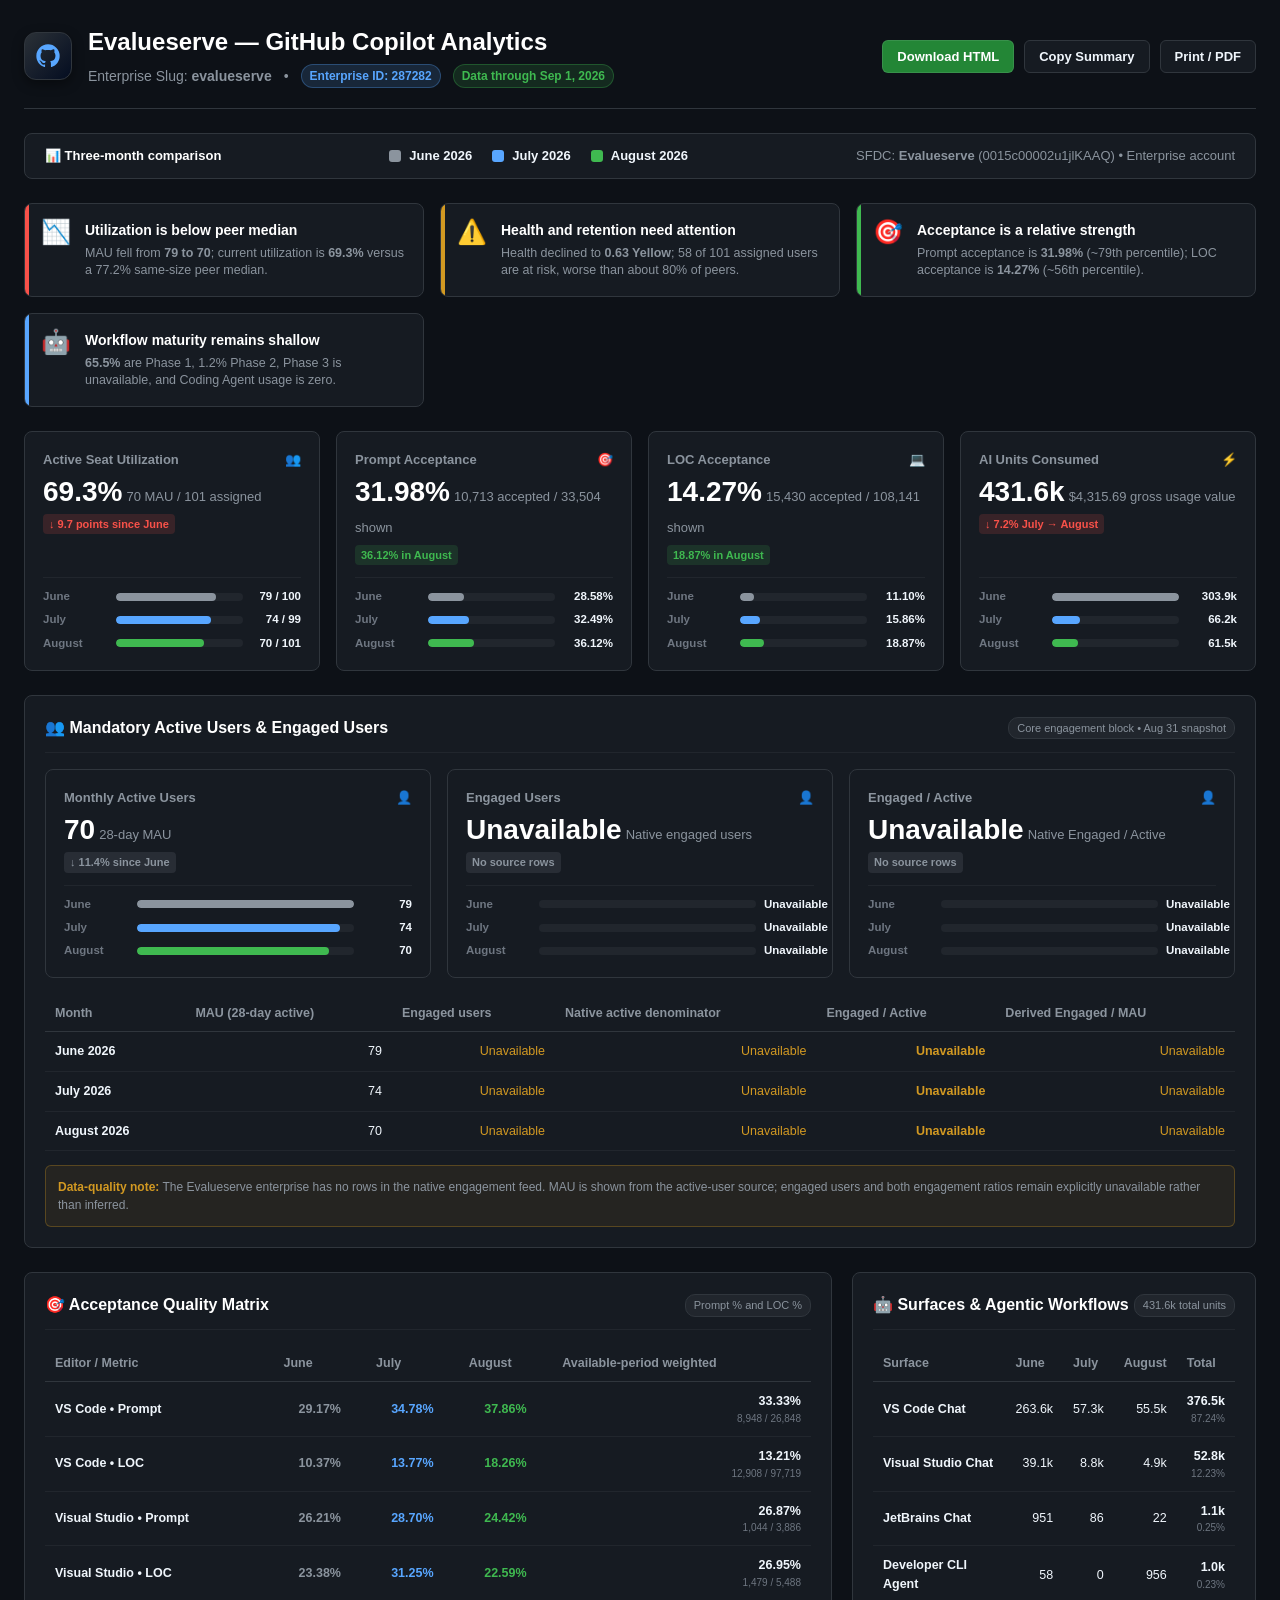
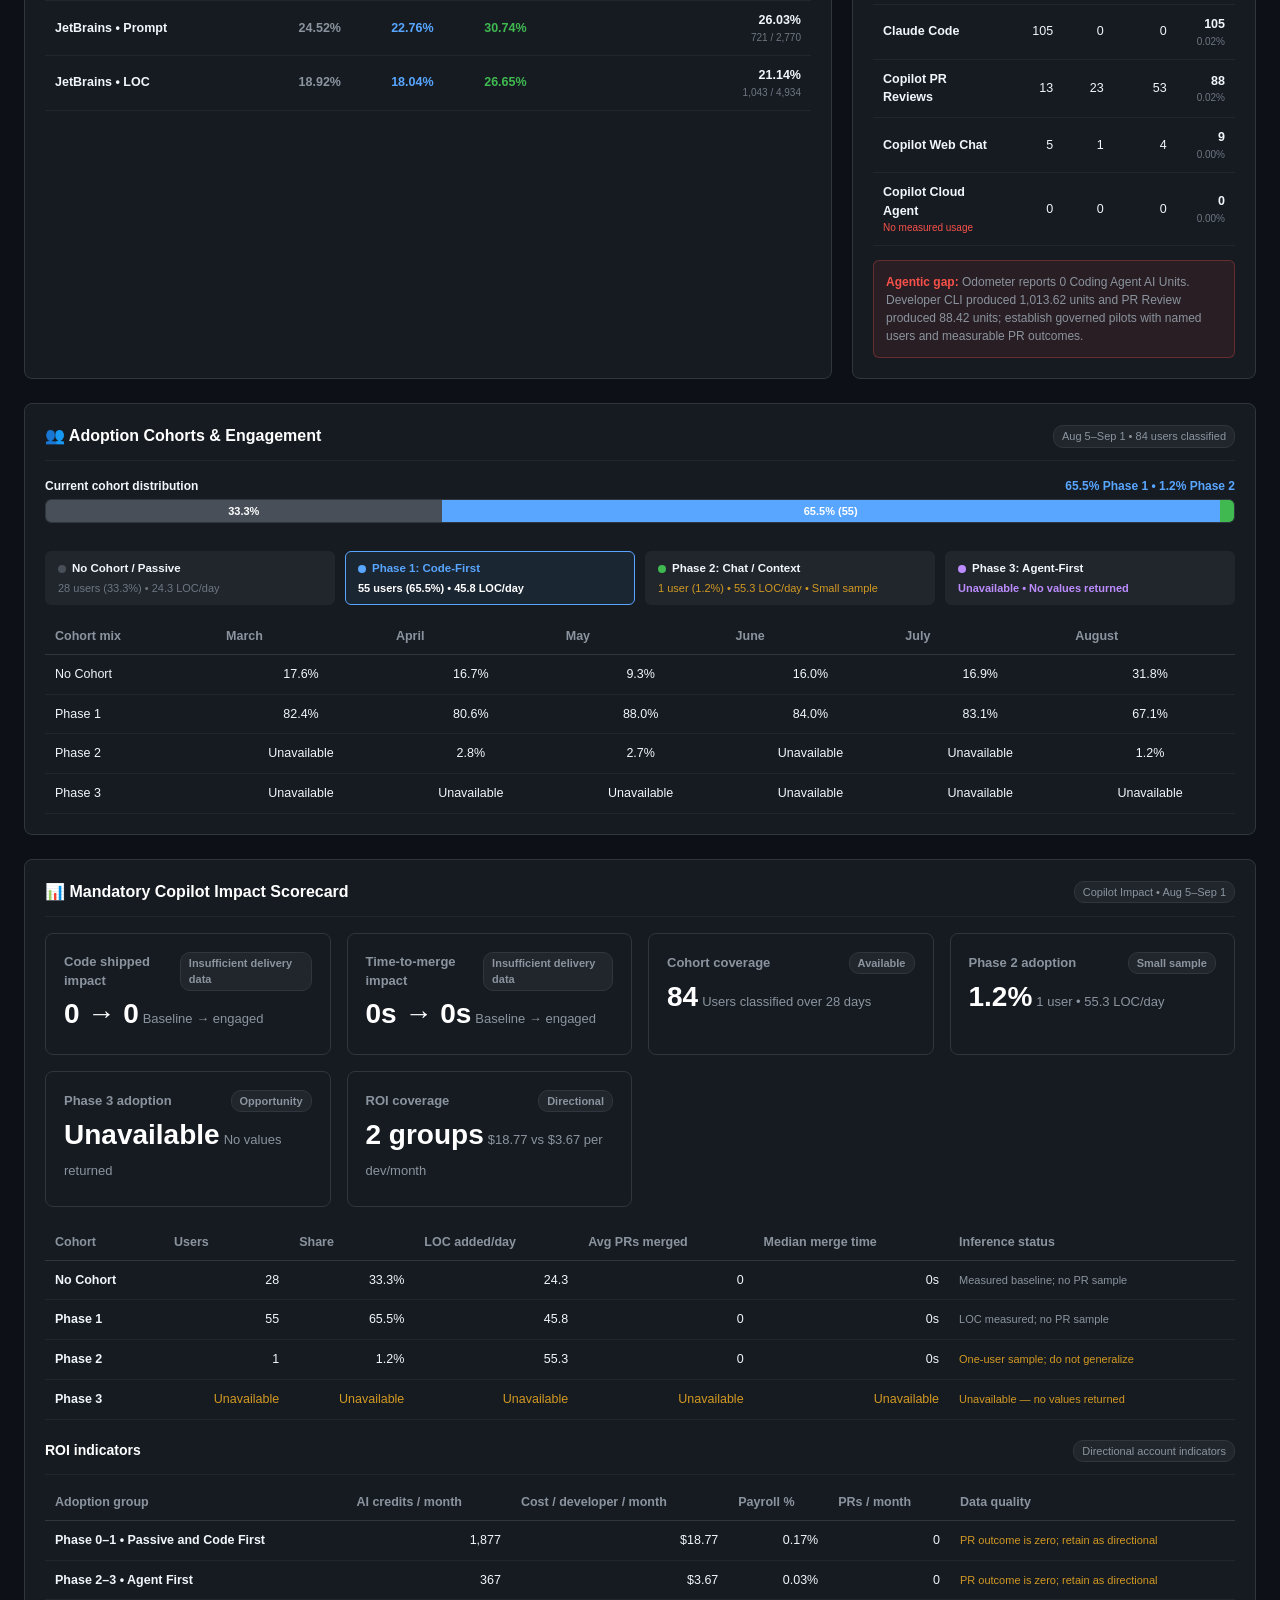
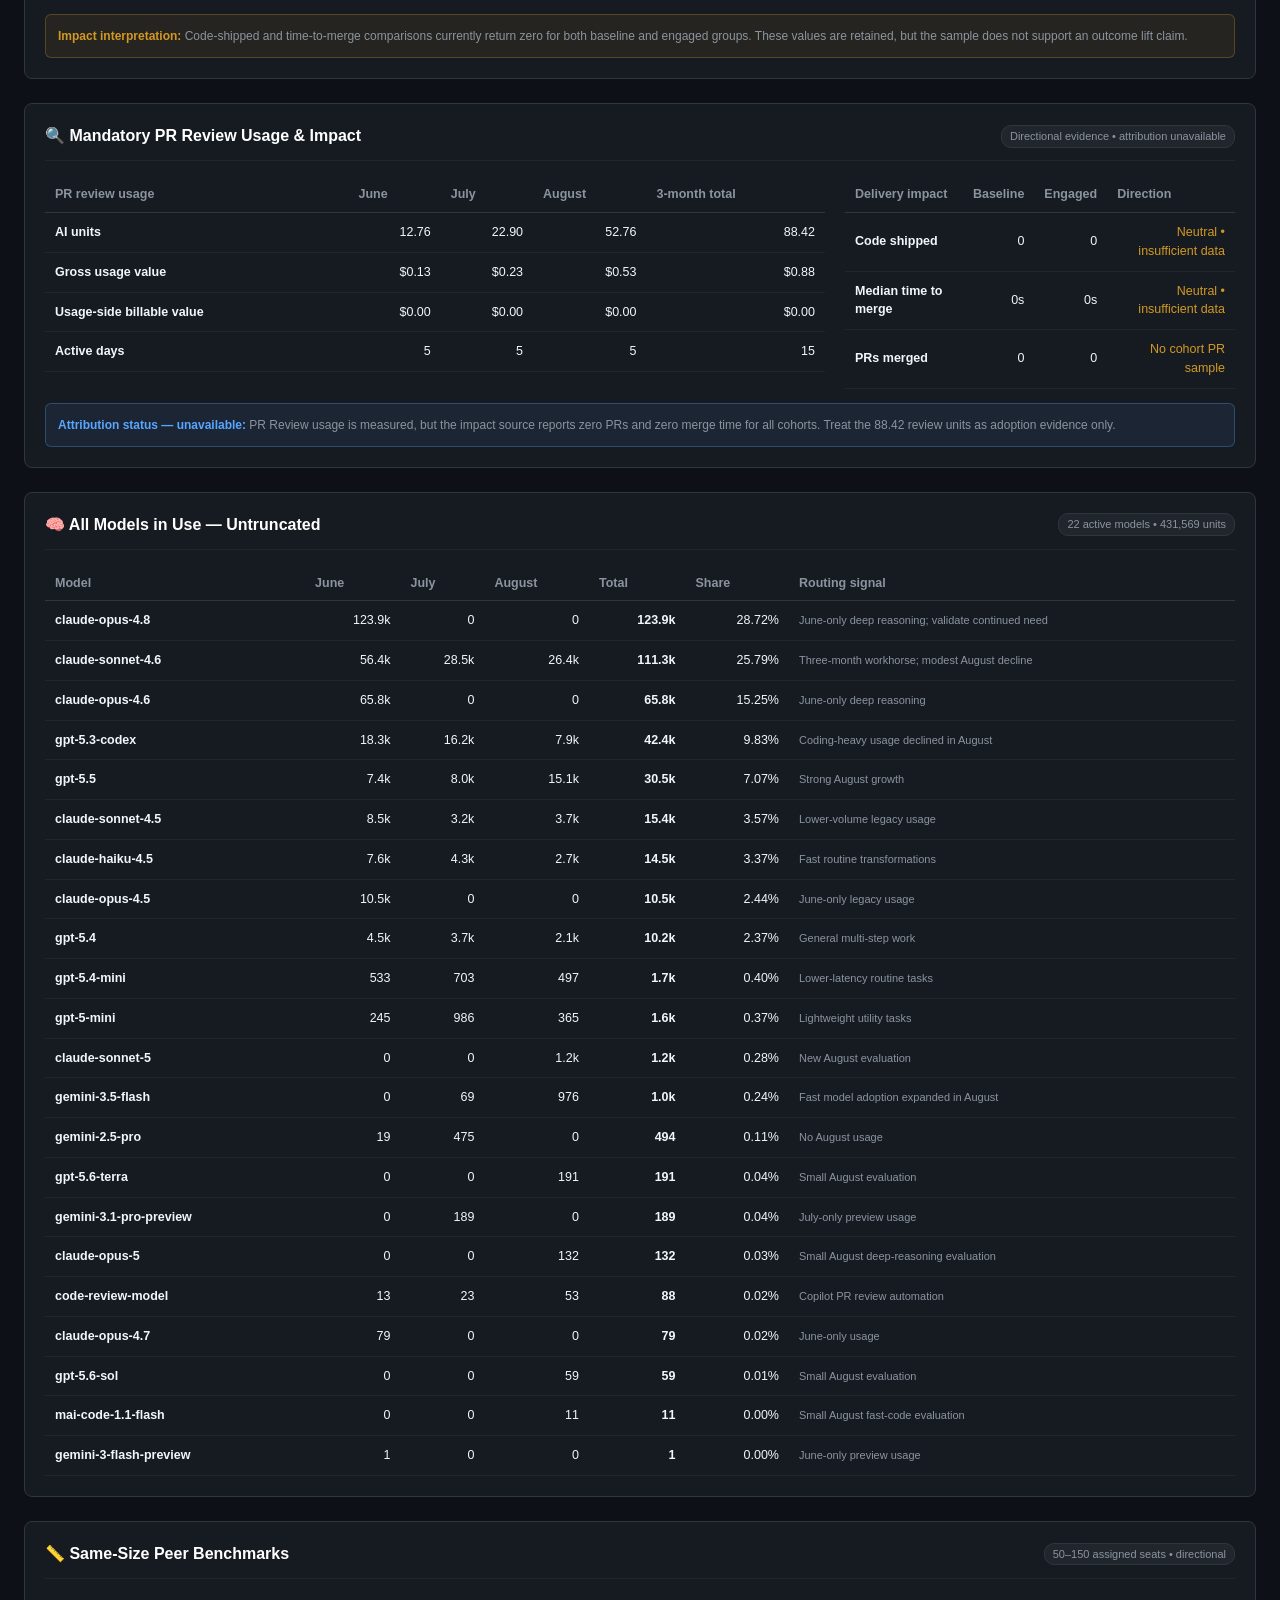
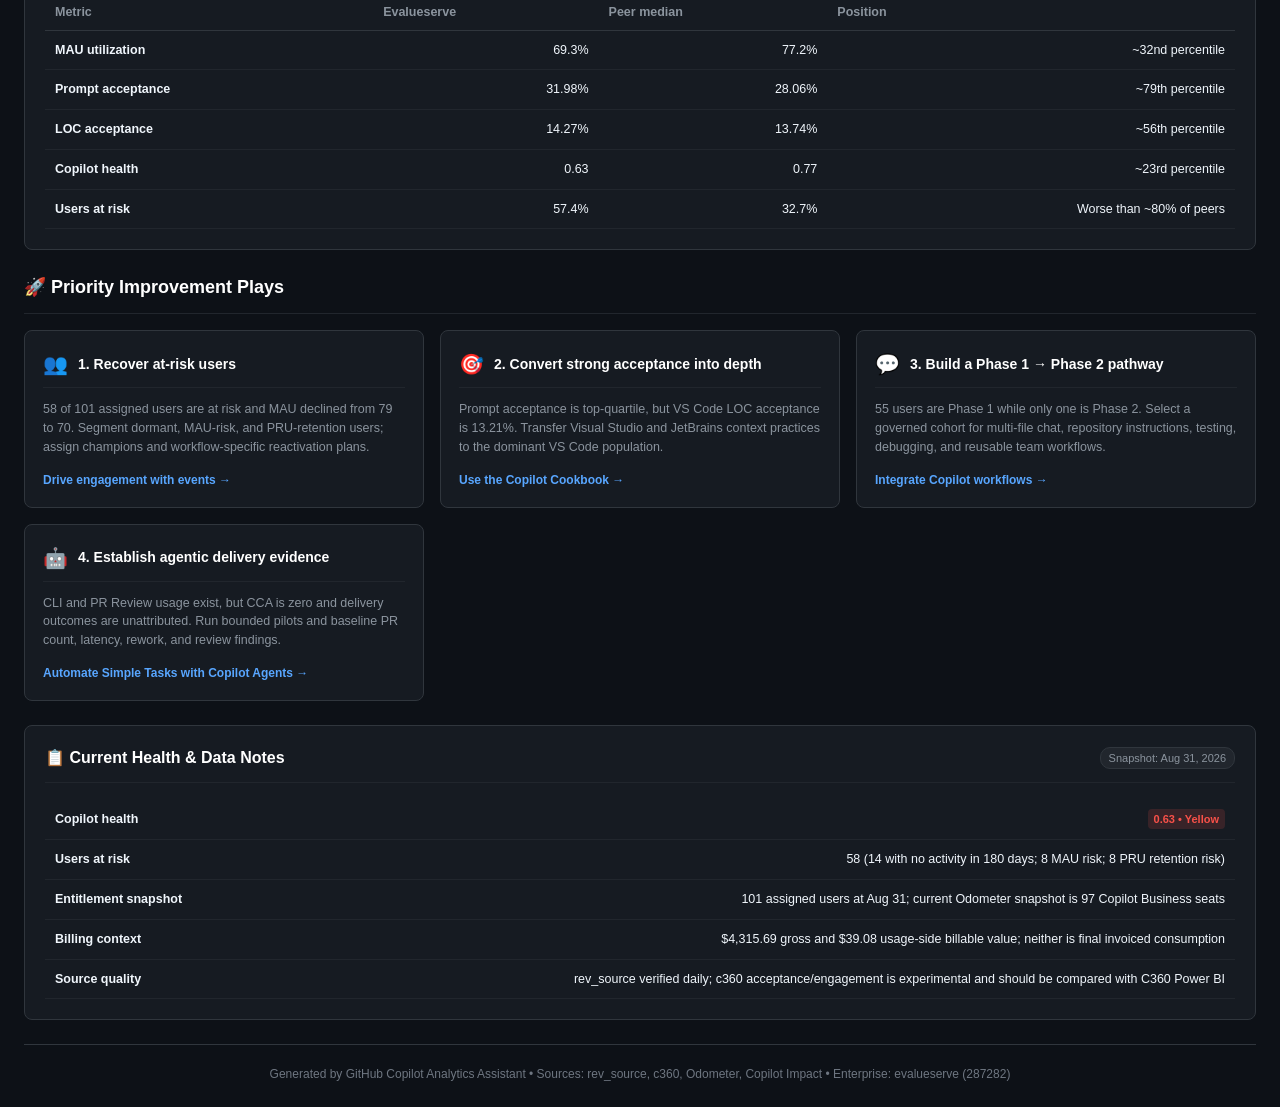
<file: copilot-analytics-assistant/copilot-analytics-dashboard.html>
<!DOCTYPE html>
<html lang="en">
<head>
  <meta charset="UTF-8">
  <meta name="viewport" content="width=device-width, initial-scale=1.0">
  <title>GitHub Copilot Analytics — Evalueserve (evalueserve)</title>
  <style>
    :root {
      --bg-canvas: #0d1117;
      --bg-surface: #161b22;
      --bg-surface-overlay: #21262d;
      --border-default: #30363d;
      --border-muted: #21262d;
      --text-primary: #f0f6fc;
      --text-secondary: #8b949e;
      --text-muted: #6e7681;
      --accent-blue: #58a6ff;
      --accent-green: #3fb950;
      --accent-purple: #bc8cff;
      --accent-orange: #d29922;
      --accent-coral: #f85149;
      --accent-cyan: #39c5cf;
      --color-m-2: #8b949e; /* June 2026 Baseline (M-2) */
      --color-m-1: #58a6ff; /* July 2026 Previous Month (M-1) */
      --color-m-0: #3fb950; /* Aug 2026 MTD Current Month (M-0) */
    }

    * {
      box-sizing: border-box;
      margin: 0;
      padding: 0;
      font-family: -apple-system, BlinkMacSystemFont, "Segoe UI", "Noto Sans", Helvetica, Arial, sans-serif, "Apple Color Emoji", "Segoe UI Emoji";
    }

    body {
      background-color: var(--bg-canvas);
      color: var(--text-primary);
      padding: 24px;
      line-height: 1.5;
    }

    .container {
      max-width: 1400px;
      margin: 0 auto;
    }

    /* Header */
    .header {
      display: flex;
      justify-content: space-between;
      align-items: center;
      padding-bottom: 20px;
      border-bottom: 1px solid var(--border-default);
      margin-bottom: 24px;
      flex-wrap: wrap;
      gap: 16px;
    }

    .header-left {
      display: flex;
      align-items: center;
      gap: 16px;
    }

    .copilot-logo {
      width: 48px;
      height: 48px;
      background: linear-gradient(135deg, #2b3137 0%, #040d21 100%);
      border: 1px solid var(--border-default);
      border-radius: 12px;
      display: flex;
      align-items: center;
      justify-content: center;
      box-shadow: 0 4px 12px rgba(0, 0, 0, 0.4);
    }

    .copilot-logo svg {
      width: 28px;
      height: 28px;
      fill: #58a6ff;
    }

    .header-title h1 {
      font-size: 24px;
      font-weight: 700;
      color: #ffffff;
      display: flex;
      align-items: center;
      gap: 10px;
    }

    .header-subtitle {
      font-size: 14px;
      color: var(--text-secondary);
      display: flex;
      align-items: center;
      gap: 12px;
      margin-top: 4px;
    }

    .badge {
      display: inline-flex;
      align-items: center;
      padding: 2px 8px;
      border-radius: 12px;
      font-size: 12px;
      font-weight: 600;
    }

    .badge-enterprise {
      background-color: rgba(88, 166, 255, 0.15);
      color: var(--accent-blue);
      border: 1px solid rgba(88, 166, 255, 0.3);
    }

    .badge-timeframe {
      background-color: rgba(63, 185, 80, 0.15);
      color: var(--accent-green);
      border: 1px solid rgba(63, 185, 80, 0.3);
    }

    .header-actions {
      display: flex;
      gap: 10px;
    }

    .btn {
      display: inline-flex;
      align-items: center;
      gap: 6px;
      padding: 8px 14px;
      border-radius: 6px;
      font-size: 13px;
      font-weight: 600;
      cursor: pointer;
      border: 1px solid var(--border-default);
      background-color: var(--bg-surface);
      color: var(--text-primary);
      transition: all 0.2s ease;
      text-decoration: none;
    }

    .btn:hover {
      background-color: var(--bg-surface-overlay);
      border-color: var(--text-secondary);
    }

    .btn-primary {
      background-color: #238636;
      border-color: rgba(240, 246, 252, 0.1);
      color: #ffffff;
    }

    .btn-primary:hover {
      background-color: #2ea043;
    }

    /* Month Legend Bar */
    .legend-bar {
      background-color: var(--bg-surface);
      border: 1px solid var(--border-default);
      border-radius: 8px;
      padding: 12px 20px;
      margin-bottom: 24px;
      display: flex;
      justify-content: space-between;
      align-items: center;
      flex-wrap: wrap;
      gap: 16px;
      font-size: 13px;
    }

    .legend-items {
      display: flex;
      align-items: center;
      gap: 20px;
    }

    .legend-item {
      display: flex;
      align-items: center;
      gap: 8px;
    }

    .legend-indicator {
      width: 12px;
      height: 12px;
      border-radius: 3px;
    }

    /* Key Trend Takeaways Cards */
    .takeaways-grid {
      display: grid;
      grid-template-columns: repeat(auto-fit, minmax(300px, 1fr));
      gap: 16px;
      margin-bottom: 24px;
    }

    .takeaway-card {
      background-color: var(--bg-surface);
      border: 1px solid var(--border-default);
      border-radius: 8px;
      padding: 16px;
      display: flex;
      gap: 14px;
      position: relative;
      overflow: hidden;
    }

    .takeaway-card::before {
      content: "";
      position: absolute;
      top: 0;
      left: 0;
      bottom: 0;
      width: 4px;
      background-color: var(--accent-color);
    }

    .takeaway-icon {
      font-size: 24px;
      line-height: 1;
    }

    .takeaway-content h4 {
      font-size: 14px;
      font-weight: 700;
      color: #ffffff;
      margin-bottom: 4px;
    }

    .takeaway-content p {
      font-size: 12.5px;
      color: var(--text-secondary);
      line-height: 1.4;
    }

    /* KPI Grid */
    .kpi-grid {
      display: grid;
      grid-template-columns: repeat(auto-fit, minmax(260px, 1fr));
      gap: 16px;
      margin-bottom: 24px;
    }

    .kpi-card {
      background-color: var(--bg-surface);
      border: 1px solid var(--border-default);
      border-radius: 8px;
      padding: 18px;
      display: flex;
      flex-direction: column;
      position: relative;
      transition: transform 0.15s ease, border-color 0.15s ease;
    }

    .kpi-card:hover {
      border-color: var(--card-accent, var(--border-default));
      transform: translateY(-2px);
    }

    .kpi-title {
      font-size: 13px;
      color: var(--text-secondary);
      font-weight: 600;
      display: flex;
      justify-content: space-between;
      align-items: center;
      margin-bottom: 8px;
    }

    .kpi-main-val {
      font-size: 28px;
      font-weight: 800;
      color: #ffffff;
      line-height: 1.1;
      margin-bottom: 6px;
    }

    .kpi-unit {
      font-size: 13px;
      font-weight: 500;
      color: var(--text-secondary);
      margin-left: 4px;
    }

    .kpi-trend-row {
      display: flex;
      align-items: center;
      gap: 8px;
      margin-bottom: 12px;
      font-size: 12px;
    }

    .trajectory-pill {
      font-size: 11px;
      font-weight: 700;
      padding: 2px 6px;
      border-radius: 4px;
      display: inline-flex;
      align-items: center;
      gap: 4px;
    }

    .trajectory-up {
      background-color: rgba(63, 185, 80, 0.15);
      color: var(--accent-green);
    }

    .trajectory-down {
      background-color: rgba(248, 81, 73, 0.15);
      color: var(--accent-coral);
    }

    .trajectory-neutral {
      background-color: rgba(139, 148, 158, 0.15);
      color: var(--text-secondary);
    }

    /* 3-Month Bars Component */
    .bars-3m {
      display: flex;
      flex-direction: column;
      gap: 6px;
      padding-top: 10px;
      border-top: 1px solid var(--border-muted);
      margin-top: auto;
    }

    .bar-3m-row {
      display: flex;
      align-items: center;
      font-size: 11.5px;
      gap: 8px;
    }

    .bar-3m-label {
      width: 65px;
      color: var(--text-muted);
      font-weight: 600;
    }

    .bar-3m-track {
      flex: 1;
      height: 8px;
      background-color: var(--bg-surface-overlay);
      border-radius: 4px;
      overflow: hidden;
      position: relative;
    }

    .bar-3m-fill {
      height: 100%;
      border-radius: 4px;
      transition: width 0.5s cubic-bezier(0.4, 0, 0.2, 1);
    }

    .bar-3m-val {
      width: 50px;
      text-align: right;
      color: var(--text-primary);
      font-weight: 700;
    }

    /* Visual Sections */
    .section-grid {
      display: grid;
      grid-template-columns: 2fr 1fr;
      gap: 20px;
      margin-bottom: 24px;
    }

    @media (max-width: 1080px) {
      .section-grid {
        grid-template-columns: 1fr;
      }
    }

    .panel {
      background-color: var(--bg-surface);
      border: 1px solid var(--border-default);
      border-radius: 8px;
      padding: 20px;
      display: flex;
      flex-direction: column;
    }

    .panel-header {
      display: flex;
      justify-content: space-between;
      align-items: center;
      margin-bottom: 16px;
      padding-bottom: 12px;
      border-bottom: 1px solid var(--border-muted);
    }

    .panel-header h3 {
      font-size: 16px;
      font-weight: 700;
      color: #ffffff;
      display: flex;
      align-items: center;
      gap: 8px;
    }

    .panel-badge {
      font-size: 11px;
      padding: 2px 8px;
      border-radius: 10px;
      background-color: var(--bg-surface-overlay);
      color: var(--text-secondary);
      border: 1px solid var(--border-default);
    }

    /* Tables */
    .data-table {
      width: 100%;
      border-collapse: collapse;
      font-size: 12.5px;
    }

    .data-table th {
      text-align: left;
      padding: 8px 10px;
      color: var(--text-secondary);
      font-weight: 600;
      border-bottom: 1px solid var(--border-default);
    }

    .data-table td {
      padding: 10px;
      border-bottom: 1px solid var(--border-muted);
      color: var(--text-primary);
    }

    .data-table tr:hover td {
      background-color: rgba(255, 255, 255, 0.02);
    }

    .text-right {
      text-align: right;
    }

    .text-center {
      text-align: center;
    }

    /* Cohort Visuals */
    .cohort-bar-wrapper {
      margin-bottom: 16px;
    }

    .cohort-labels {
      display: flex;
      justify-content: space-between;
      font-size: 12px;
      font-weight: 600;
      margin-bottom: 4px;
    }

    .cohort-stacked-bar {
      display: flex;
      height: 24px;
      border-radius: 6px;
      overflow: hidden;
      border: 1px solid var(--border-default);
    }

    .cohort-segment {
      display: flex;
      align-items: center;
      justify-content: center;
      font-size: 11px;
      font-weight: 700;
      color: #ffffff;
      transition: opacity 0.2s ease;
    }

    .cohort-segment:hover {
      opacity: 0.85;
    }

    .cohort-legend {
      display: grid;
      grid-template-columns: repeat(auto-fit, minmax(200px, 1fr));
      gap: 10px;
      margin-top: 12px;
    }

    .cohort-legend-item {
      background-color: var(--bg-surface-overlay);
      border: 1px solid var(--border-muted);
      border-radius: 6px;
      padding: 8px 12px;
      font-size: 11.5px;
    }

    .cohort-legend-title {
      display: flex;
      align-items: center;
      gap: 6px;
      font-weight: 700;
      margin-bottom: 2px;
    }

    .cohort-dot {
      width: 8px;
      height: 8px;
      border-radius: 50%;
    }

    /* PAF Actions */
    .paf-grid {
      display: grid;
      grid-template-columns: repeat(auto-fit, minmax(300px, 1fr));
      gap: 16px;
      margin-bottom: 24px;
    }

    .paf-card {
      background-color: var(--bg-surface);
      border: 1px solid var(--border-default);
      border-radius: 8px;
      padding: 18px;
      display: flex;
      flex-direction: column;
    }

    .paf-card-header {
      display: flex;
      align-items: center;
      gap: 10px;
      margin-bottom: 12px;
      padding-bottom: 8px;
      border-bottom: 1px solid var(--border-muted);
    }

    .paf-icon {
      font-size: 20px;
    }

    .paf-title {
      font-size: 14px;
      font-weight: 700;
      color: #ffffff;
    }

    .paf-body {
      font-size: 12.5px;
      color: var(--text-secondary);
      line-height: 1.5;
      margin-bottom: 14px;
      flex: 1;
    }

    .paf-link {
      color: var(--accent-blue);
      text-decoration: none;
      font-size: 12px;
      font-weight: 600;
      display: inline-flex;
      align-items: center;
      gap: 4px;
    }

    .paf-link:hover {
      text-decoration: underline;
    }

    /* Toast Notification */
    .toast {
      position: fixed;
      bottom: 24px;
      right: 24px;
      background-color: #238636;
      color: #ffffff;
      padding: 12px 20px;
      border-radius: 8px;
      font-size: 13px;
      font-weight: 600;
      box-shadow: 0 8px 24px rgba(0,0,0,0.5);
      display: flex;
      align-items: center;
      gap: 8px;
      opacity: 0;
      transform: translateY(20px);
      transition: all 0.3s cubic-bezier(0.4, 0, 0.2, 1);
      z-index: 1000;
      pointer-events: none;
    }

    .toast.show {
      opacity: 1;
      transform: translateY(0);
      pointer-events: auto;
    }

    /* Footer */
    .footer {
      text-align: center;
      font-size: 12px;
      color: var(--text-muted);
      padding-top: 20px;
      border-top: 1px solid var(--border-default);
      margin-top: 20px;
    }

    /* Print Styles */
    @media print {
      body {
        background-color: #ffffff;
        color: #000000;
        padding: 0;
      }
      .header-actions, .toast {
        display: none !important;
      }
      .container {
        max-width: 100%;
      }
      .panel, .kpi-card, .takeaway-card, .legend-bar, .paf-card {
        background-color: #ffffff !important;
        border: 1px solid #d0d7de !important;
        color: #000000 !important;
        break-inside: avoid;
      }
      .kpi-main-val, .panel-header h3, .takeaway-content h4, .paf-title {
        color: #000000 !important;
      }
      .bar-3m-track {
        background-color: #eaeef2 !important;
      }
    }
  </style>
</head>
<body>
  <div class="container" id="dashboardContainer">
    <header class="header">
      <div class="header-left">
        <div class="copilot-logo">
          <svg viewBox="0 0 24 24"><path d="M12 2C6.477 2 2 6.477 2 12c0 4.42 2.87 8.17 6.84 9.5.5.08.66-.23.66-.5v-1.69c-2.77.6-3.36-1.34-3.36-1.34-.46-1.16-1.11-1.47-1.11-1.47-.91-.62.07-.6.07-.6 1 .07 1.53 1.03 1.53 1.03.87 1.52 2.34 1.07 2.91.83.09-.65.35-1.09.63-1.34-2.22-.25-4.55-1.11-4.55-4.92 0-1.11.38-2 1.03-2.71-.1-.25-.45-1.29.1-2.64 0 0 .84-.27 2.75 1.02.79-.22 1.65-.33 2.5-.33.85 0 1.71.11 2.5.33 1.91-1.29 2.75-1.02 2.75-1.02.55 1.35.2 2.39.1 2.64.65.71 1.03 1.6 1.03 2.71 0 3.82-2.34 4.66-4.57 4.91.36.31.69.92.69 1.85V21c0 .27.16.59.67.5C19.14 20.16 22 16.42 22 12A10 10 0 0 0 12 2z"/></svg>
        </div>
        <div class="header-title">
          <h1>Evalueserve — GitHub Copilot Analytics</h1>
          <div class="header-subtitle">
            <span>Enterprise Slug: <strong>evalueserve</strong></span><span>•</span>
            <span class="badge badge-enterprise">Enterprise ID: 287282</span>
            <span class="badge badge-timeframe">Data through Sep 1, 2026</span>
          </div>
        </div>
      </div>
      <div class="header-actions">
        <button class="btn btn-primary" onclick="downloadInfographic()">Download HTML</button>
        <button class="btn" onclick="copyExecutiveSummary()">Copy Summary</button>
        <button class="btn" onclick="window.print()">Print / PDF</button>
      </div>
    </header>

    <div class="legend-bar">
      <span style="font-weight:700;color:#fff;">📊 Three-month comparison</span>
      <div class="legend-items">
        <div class="legend-item"><div class="legend-indicator" style="background:var(--color-m-2)"></div><span><strong>June 2026</strong></span></div>
        <div class="legend-item"><div class="legend-indicator" style="background:var(--color-m-1)"></div><span><strong>July 2026</strong></span></div>
        <div class="legend-item"><div class="legend-indicator" style="background:var(--color-m-0)"></div><span><strong>August 2026</strong></span></div>
      </div>
      <span style="color:var(--text-secondary)">SFDC: <strong>Evalueserve</strong> (0015c00002u1jlKAAQ) • Enterprise account</span>
    </div>

    <div class="takeaways-grid">
      <div class="takeaway-card" style="--accent-color:var(--accent-coral)"><div class="takeaway-icon">📉</div><div class="takeaway-content"><h4>Utilization is below peer median</h4><p>MAU fell from <strong>79 to 70</strong>; current utilization is <strong>69.3%</strong> versus a 77.2% same-size peer median.</p></div></div>
      <div class="takeaway-card" style="--accent-color:var(--accent-orange)"><div class="takeaway-icon">⚠️</div><div class="takeaway-content"><h4>Health and retention need attention</h4><p>Health declined to <strong>0.63 Yellow</strong>; 58 of 101 assigned users are at risk, worse than about 80% of peers.</p></div></div>
      <div class="takeaway-card" style="--accent-color:var(--accent-green)"><div class="takeaway-icon">🎯</div><div class="takeaway-content"><h4>Acceptance is a relative strength</h4><p>Prompt acceptance is <strong>31.98%</strong> (~79th percentile); LOC acceptance is <strong>14.27%</strong> (~56th percentile).</p></div></div>
      <div class="takeaway-card" style="--accent-color:var(--accent-blue)"><div class="takeaway-icon">🤖</div><div class="takeaway-content"><h4>Workflow maturity remains shallow</h4><p><strong>65.5%</strong> are Phase 1, 1.2% Phase 2, Phase 3 is unavailable, and Coding Agent usage is zero.</p></div></div>
    </div>

    <div class="kpi-grid">
      <div class="kpi-card" style="--card-accent:var(--accent-coral)"><div class="kpi-title"><span>Active Seat Utilization</span><span>👥</span></div><div class="kpi-main-val">69.3%<span class="kpi-unit">70 MAU / 101 assigned</span></div><div class="kpi-trend-row"><span class="trajectory-pill trajectory-down">↓ 9.7 points since June</span></div><div class="bars-3m" id="activeBars"></div></div>
      <div class="kpi-card" style="--card-accent:var(--accent-green)"><div class="kpi-title"><span>Prompt Acceptance</span><span>🎯</span></div><div class="kpi-main-val">31.98%<span class="kpi-unit">10,713 accepted / 33,504 shown</span></div><div class="kpi-trend-row"><span class="trajectory-pill trajectory-up">36.12% in August</span></div><div class="bars-3m" id="promptBars"></div></div>
      <div class="kpi-card" style="--card-accent:var(--accent-cyan)"><div class="kpi-title"><span>LOC Acceptance</span><span>💻</span></div><div class="kpi-main-val">14.27%<span class="kpi-unit">15,430 accepted / 108,141 shown</span></div><div class="kpi-trend-row"><span class="trajectory-pill trajectory-up">18.87% in August</span></div><div class="bars-3m" id="locBars"></div></div>
      <div class="kpi-card" style="--card-accent:var(--accent-purple)"><div class="kpi-title"><span>AI Units Consumed</span><span>⚡</span></div><div class="kpi-main-val">431.6k<span class="kpi-unit">$4,315.69 gross usage value</span></div><div class="kpi-trend-row"><span class="trajectory-pill trajectory-down">↓ 7.2% July → August</span></div><div class="bars-3m" id="unitBars"></div></div>
    </div>

    <div class="panel" style="margin-bottom:24px">
      <div class="panel-header"><h3>👥 Mandatory Active Users & Engaged Users</h3><span class="panel-badge">Core engagement block • Aug 31 snapshot</span></div>
      <div class="kpi-grid" id="engagementKpiGrid" style="margin-bottom:18px"></div>
      <table class="data-table">
        <thead><tr><th>Month</th><th class="text-right">MAU (28-day active)</th><th class="text-right">Engaged users</th><th class="text-right">Native active denominator</th><th class="text-right">Engaged / Active</th><th class="text-right">Derived Engaged / MAU</th></tr></thead>
        <tbody id="engagementBody"></tbody>
      </table>
      <div style="margin-top:14px;padding:12px;background:rgba(210,153,34,.08);border:1px solid rgba(210,153,34,.3);border-radius:6px;font-size:12px;color:var(--text-secondary)"><strong style="color:var(--accent-orange)">Data-quality note:</strong> The Evalueserve enterprise has no rows in the native engagement feed. MAU is shown from the active-user source; engaged users and both engagement ratios remain explicitly unavailable rather than inferred.</div>
    </div>

    <div class="section-grid">
      <div class="panel">
        <div class="panel-header"><h3>🎯 Acceptance Quality Matrix</h3><span class="panel-badge">Prompt % and LOC %</span></div>
        <table class="data-table"><thead><tr><th>Editor / Metric</th><th class="text-center">June</th><th class="text-center">July</th><th class="text-center">August</th><th class="text-right">Available-period weighted</th></tr></thead><tbody id="acceptanceBody"></tbody></table>
      </div>
      <div class="panel">
        <div class="panel-header"><h3>🤖 Surfaces & Agentic Workflows</h3><span class="panel-badge">431.6k total units</span></div>
        <table class="data-table"><thead><tr><th>Surface</th><th class="text-right">June</th><th class="text-right">July</th><th class="text-right">August</th><th class="text-right">Total</th></tr></thead><tbody id="surfaceBody"></tbody></table>
        <div style="margin-top:14px;padding:12px;background:rgba(248,81,73,.08);border:1px solid rgba(248,81,73,.3);border-radius:6px;font-size:12px;color:var(--text-secondary)"><strong style="color:var(--accent-coral)">Agentic gap:</strong> Odometer reports 0 Coding Agent AI Units. Developer CLI produced 1,013.62 units and PR Review produced 88.42 units; establish governed pilots with named users and measurable PR outcomes.</div>
      </div>
    </div>

    <div class="panel" style="margin-bottom:24px">
      <div class="panel-header"><h3>👥 Adoption Cohorts & Engagement</h3><span class="panel-badge">Aug 5–Sep 1 • 84 users classified</span></div>
      <div class="cohort-bar-wrapper">
        <div class="cohort-labels"><span>Current cohort distribution</span><span style="color:var(--accent-blue);font-weight:700">65.5% Phase 1 • 1.2% Phase 2</span></div>
        <div class="cohort-stacked-bar"><div class="cohort-segment" style="width:33.3%;background:#484f58">33.3%</div><div class="cohort-segment" style="width:65.5%;background:var(--accent-blue)">65.5% (55)</div><div class="cohort-segment" style="width:1.2%;background:var(--accent-green)"></div></div>
      </div>
      <div class="cohort-legend">
        <div class="cohort-legend-item"><div class="cohort-legend-title"><div class="cohort-dot" style="background:#484f58"></div>No Cohort / Passive</div><div style="font-size:11px;color:var(--text-muted)">28 users (33.3%) • 24.3 LOC/day</div></div>
        <div class="cohort-legend-item" style="border-color:var(--accent-blue);background:rgba(88,166,255,.08)"><div class="cohort-legend-title" style="color:var(--accent-blue)"><div class="cohort-dot" style="background:var(--accent-blue)"></div>Phase 1: Code-First</div><div style="font-size:11px;color:#fff;font-weight:600">55 users (65.5%) • 45.8 LOC/day</div></div>
        <div class="cohort-legend-item"><div class="cohort-legend-title"><div class="cohort-dot" style="background:var(--accent-green)"></div>Phase 2: Chat / Context</div><div style="font-size:11px;color:var(--accent-orange)">1 user (1.2%) • 55.3 LOC/day • Small sample</div></div>
        <div class="cohort-legend-item"><div class="cohort-legend-title"><div class="cohort-dot" style="background:var(--accent-purple)"></div>Phase 3: Agent-First</div><div style="font-size:11px;color:var(--accent-purple);font-weight:600">Unavailable • No values returned</div></div>
      </div>
      <table class="data-table" style="margin-top:14px"><thead><tr><th>Cohort mix</th><th class="text-center">March</th><th class="text-center">April</th><th class="text-center">May</th><th class="text-center">June</th><th class="text-center">July</th><th class="text-center">August</th></tr></thead><tbody><tr><td>No Cohort</td><td class="text-center">17.6%</td><td class="text-center">16.7%</td><td class="text-center">9.3%</td><td class="text-center">16.0%</td><td class="text-center">16.9%</td><td class="text-center">31.8%</td></tr><tr><td>Phase 1</td><td class="text-center">82.4%</td><td class="text-center">80.6%</td><td class="text-center">88.0%</td><td class="text-center">84.0%</td><td class="text-center">83.1%</td><td class="text-center">67.1%</td></tr><tr><td>Phase 2</td><td class="text-center">Unavailable</td><td class="text-center">2.8%</td><td class="text-center">2.7%</td><td class="text-center">Unavailable</td><td class="text-center">Unavailable</td><td class="text-center">1.2%</td></tr><tr><td>Phase 3</td><td class="text-center">Unavailable</td><td class="text-center">Unavailable</td><td class="text-center">Unavailable</td><td class="text-center">Unavailable</td><td class="text-center">Unavailable</td><td class="text-center">Unavailable</td></tr></tbody></table>
    </div>

    <div class="panel" style="margin-bottom:24px">
      <div class="panel-header"><h3>📊 Mandatory Copilot Impact Scorecard</h3><span class="panel-badge">Copilot Impact • Aug 5–Sep 1</span></div>
      <div class="kpi-grid" id="impactKpiGrid" style="margin-bottom:18px"></div>
      <table class="data-table">
        <thead><tr><th>Cohort</th><th class="text-right">Users</th><th class="text-right">Share</th><th class="text-right">LOC added/day</th><th class="text-right">Avg PRs merged</th><th class="text-right">Median merge time</th><th>Inference status</th></tr></thead>
        <tbody id="impactCohortBody"></tbody>
      </table>
      <div class="panel-header" style="margin:20px 0 10px"><h3 style="font-size:14px">ROI indicators</h3><span class="panel-badge">Directional account indicators</span></div>
      <table class="data-table"><thead><tr><th>Adoption group</th><th class="text-right">AI credits / month</th><th class="text-right">Cost / developer / month</th><th class="text-right">Payroll %</th><th class="text-right">PRs / month</th><th>Data quality</th></tr></thead><tbody id="roiBody"></tbody></table>
      <div style="margin-top:14px;padding:12px;background:rgba(210,153,34,.08);border:1px solid rgba(210,153,34,.3);border-radius:6px;font-size:12px;color:var(--text-secondary)"><strong style="color:var(--accent-orange)">Impact interpretation:</strong> Code-shipped and time-to-merge comparisons currently return zero for both baseline and engaged groups. These values are retained, but the sample does not support an outcome lift claim.</div>
    </div>

    <div class="panel" style="margin-bottom:24px">
      <div class="panel-header"><h3>🔍 Mandatory PR Review Usage & Impact</h3><span class="panel-badge">Directional evidence • attribution unavailable</span></div>
      <div class="section-grid" style="margin-bottom:0">
        <div>
          <table class="data-table"><thead><tr><th>PR review usage</th><th class="text-right">June</th><th class="text-right">July</th><th class="text-right">August</th><th class="text-right">3-month total</th></tr></thead><tbody id="prUsageBody"></tbody></table>
        </div>
        <div>
          <table class="data-table"><thead><tr><th>Delivery impact</th><th class="text-right">Baseline</th><th class="text-right">Engaged</th><th class="text-right">Direction</th></tr></thead><tbody id="prImpactBody"></tbody></table>
        </div>
      </div>
      <div style="margin-top:14px;padding:12px;background:rgba(88,166,255,.08);border:1px solid rgba(88,166,255,.3);border-radius:6px;font-size:12px;color:var(--text-secondary)"><strong style="color:var(--accent-blue)">Attribution status — unavailable:</strong> PR Review usage is measured, but the impact source reports zero PRs and zero merge time for all cohorts. Treat the 88.42 review units as adoption evidence only.</div>
    </div>

    <div class="panel" style="margin-bottom:24px">
      <div class="panel-header"><h3>🧠 All Models in Use — Untruncated</h3><span class="panel-badge">22 active models • 431,569 units</span></div>
      <table class="data-table"><thead><tr><th>Model</th><th class="text-right">June</th><th class="text-right">July</th><th class="text-right">August</th><th class="text-right">Total</th><th class="text-right">Share</th><th>Routing signal</th></tr></thead><tbody id="modelBody"></tbody></table>
    </div>

    <div class="panel" style="margin-bottom:24px">
      <div class="panel-header"><h3>📏 Same-Size Peer Benchmarks</h3><span class="panel-badge">50–150 assigned seats • directional</span></div>
      <table class="data-table"><thead><tr><th>Metric</th><th class="text-right">Evalueserve</th><th class="text-right">Peer median</th><th class="text-right">Position</th></tr></thead><tbody>
        <tr><td><strong>MAU utilization</strong></td><td class="text-right">69.3%</td><td class="text-right">77.2%</td><td class="text-right">~32nd percentile</td></tr>
        <tr><td><strong>Prompt acceptance</strong></td><td class="text-right">31.98%</td><td class="text-right">28.06%</td><td class="text-right">~79th percentile</td></tr>
        <tr><td><strong>LOC acceptance</strong></td><td class="text-right">14.27%</td><td class="text-right">13.74%</td><td class="text-right">~56th percentile</td></tr>
        <tr><td><strong>Copilot health</strong></td><td class="text-right">0.63</td><td class="text-right">0.77</td><td class="text-right">~23rd percentile</td></tr>
        <tr><td><strong>Users at risk</strong></td><td class="text-right">57.4%</td><td class="text-right">32.7%</td><td class="text-right">Worse than ~80% of peers</td></tr>
      </tbody></table>
    </div>

    <div class="panel-header" style="margin-bottom:16px"><h3 style="font-size:18px">🚀 Priority Improvement Plays</h3></div>
    <div class="paf-grid">
      <div class="paf-card"><div class="paf-card-header"><span class="paf-icon">👥</span><span class="paf-title">1. Recover at-risk users</span></div><div class="paf-body">58 of 101 assigned users are at risk and MAU declined from 79 to 70. Segment dormant, MAU-risk, and PRU-retention users; assign champions and workflow-specific reactivation plans.</div><a class="paf-link" href="https://learn.github.com/product-guides/github-copilot/accelerate-usage/drive-engagement-with-events" target="_blank">Drive engagement with events →</a></div>
      <div class="paf-card"><div class="paf-card-header"><span class="paf-icon">🎯</span><span class="paf-title">2. Convert strong acceptance into depth</span></div><div class="paf-body">Prompt acceptance is top-quartile, but VS Code LOC acceptance is 13.21%. Transfer Visual Studio and JetBrains context practices to the dominant VS Code population.</div><a class="paf-link" href="https://docs.github.com/enterprise-cloud@latest/copilot/copilot-chat-cookbook" target="_blank">Use the Copilot Cookbook →</a></div>
      <div class="paf-card"><div class="paf-card-header"><span class="paf-icon">💬</span><span class="paf-title">3. Build a Phase 1 → Phase 2 pathway</span></div><div class="paf-body">55 users are Phase 1 while only one is Phase 2. Select a governed cohort for multi-file chat, repository instructions, testing, debugging, and reusable team workflows.</div><a class="paf-link" href="https://learn.github.com/product-guides/github-copilot/accelerate-usage/integrate-workflows" target="_blank">Integrate Copilot workflows →</a></div>
      <div class="paf-card"><div class="paf-card-header"><span class="paf-icon">🤖</span><span class="paf-title">4. Establish agentic delivery evidence</span></div><div class="paf-body">CLI and PR Review usage exist, but CCA is zero and delivery outcomes are unattributed. Run bounded pilots and baseline PR count, latency, rework, and review findings.</div><a class="paf-link" href="https://learn.github.com/product-guides/github-copilot/succeed-long-term/automate-simple-tasks" target="_blank">Automate Simple Tasks with Copilot Agents →</a></div>
    </div>

    <div class="panel" style="margin-bottom:24px">
      <div class="panel-header"><h3>📋 Current Health & Data Notes</h3><span class="panel-badge">Snapshot: Aug 31, 2026</span></div>
      <table class="data-table"><tbody>
        <tr><td><strong>Copilot health</strong></td><td class="text-right"><span class="trajectory-pill trajectory-down">0.63 • Yellow</span></td></tr>
        <tr><td><strong>Users at risk</strong></td><td class="text-right">58 (14 with no activity in 180 days; 8 MAU risk; 8 PRU retention risk)</td></tr>
        <tr><td><strong>Entitlement snapshot</strong></td><td class="text-right">101 assigned users at Aug 31; current Odometer snapshot is 97 Copilot Business seats</td></tr>
        <tr><td><strong>Billing context</strong></td><td class="text-right">$4,315.69 gross and $39.08 usage-side billable value; neither is final invoiced consumption</td></tr>
        <tr><td><strong>Source quality</strong></td><td class="text-right">rev_source verified daily; c360 acceptance/engagement is experimental and should be compared with C360 Power BI</td></tr>
      </tbody></table>
    </div>

    <footer class="footer">Generated by GitHub Copilot Analytics Assistant • Sources: rev_source, c360, Odometer, Copilot Impact • Enterprise: evalueserve (287282)</footer>
  </div>

  <div class="toast" id="toastNotification"><span id="toastMessage">Summary copied.</span></div>

  <script>
    const totalUnits = 431569.22;
    const colors = ['var(--color-m-2)', 'var(--color-m-1)', 'var(--color-m-0)'];
    const fmt = value => Math.round(value).toLocaleString('en-US');
    const compact = value => value >= 1000000 ? `${(value / 1000000).toFixed(2)}M` : value >= 1000 ? `${(value / 1000).toFixed(1)}k` : fmt(value);
    const engagementData = {
      latestDate: '2026-08-31',
      activeDefinition: '28-day active users (MAU)',
      nativeRatioDefinition: 'Unavailable — no Evalueserve rows in fact_engagement_metrics_v2',
      months: [
        {month:'June', mau:79, engaged:null, nativeActiveDenominator:null, nativeEngagedActivePct:null},
        {month:'July', mau:74, engaged:null, nativeActiveDenominator:null, nativeEngagedActivePct:null},
        {month:'August', mau:70, engaged:null, nativeActiveDenominator:null, nativeEngagedActivePct:null}
      ],
      dataQuality: 'Engaged users and native ratios are unavailable; values are not inferred from MAU.'
    };
    const impactData = {
      dataAvailable: true,
      latestDate: '2026-09-01',
      reportDateRange: 'Aug 5–Sep 1, 2026',
      cohortWindowDays: 28,
      trendWindowMonths: 6,
      adoptionMultiplier: {
        codeShipped: {baseline: 0, engaged: 0, direction: 'neutral', status: 'Insufficient delivery data'},
        timeToMerge: {baseline: '0s', engaged: '0s', direction: 'neutral', status: 'Insufficient delivery data'}
      },
      phases: [
        {name:'No Cohort', users:28, share:33.3, locPerDay:24.3, avgPrsMerged:0, medianMergeTime:'0s', status:'Measured baseline; no PR sample'},
        {name:'Phase 1', users:55, share:65.5, locPerDay:45.8, avgPrsMerged:0, medianMergeTime:'0s', status:'LOC measured; no PR sample'},
        {name:'Phase 2', users:1, share:1.2, locPerDay:55.3, avgPrsMerged:0, medianMergeTime:'0s', status:'One-user sample; do not generalize'},
        {name:'Phase 3', users:null, share:null, locPerDay:null, avgPrsMerged:null, medianMergeTime:null, status:'Unavailable — no values returned'}
      ],
      trends: [
        {month:'Mar', noCohort:17.6, phase1:82.4, phase2:null, phase3:null},
        {month:'Apr', noCohort:16.7, phase1:80.6, phase2:2.8, phase3:null},
        {month:'May', noCohort:9.3, phase1:88.0, phase2:2.7, phase3:null},
        {month:'Jun', noCohort:16.0, phase1:84.0, phase2:null, phase3:null},
        {month:'Jul', noCohort:16.9, phase1:83.1, phase2:null, phase3:null},
        {month:'Aug', noCohort:31.8, phase1:67.1, phase2:1.2, phase3:null}
      ],
      roi: [
        {group:'Phase 0–1 • Passive and Code First', credits:1877, costPerDev:18.77, payrollPercent:0.17, prsPerMonth:0},
        {group:'Phase 2–3 • Agent First', credits:367, costPerDev:3.67, payrollPercent:0.03, prsPerMonth:0}
      ],
      prReviews: {
        monthly: [
          {month:'June', units:12.76, grossUsd:0.13, billableUsd:0, activeDays:5},
          {month:'July', units:22.90, grossUsd:0.23, billableUsd:0, activeDays:5},
          {month:'August', units:52.76, grossUsd:0.53, billableUsd:0, activeDays:5}
        ],
        totalUnits:88.42,
        totalGrossUsd:0.88,
        totalBillableUsd:0,
        totalActiveDays:15,
        codeReviewModelUnits:88.42,
        attributionStatus:'Unavailable',
        attributionReason:'Usage is measured, but all cohort PR and merge-time outcomes are zero.'
      }
    };

    const barSets = {
      activeBars: [['June', 79.0, '79 / 100'], ['July', 74.7, '74 / 99'], ['August', 69.3, '70 / 101']],
      promptBars: [['June', 28.58, '28.58%'], ['July', 32.49, '32.49%'], ['August', 36.12, '36.12%']],
      locBars: [['June', 11.10, '11.10%'], ['July', 15.86, '15.86%'], ['August', 18.87, '18.87%']],
      unitBars: [['June', 100, '303.9k'], ['July', 21.8, '66.2k'], ['August', 20.2, '61.5k']]
    };
    Object.entries(barSets).forEach(([id, rows]) => {
      document.getElementById(id).innerHTML = rows.map((row, index) => `<div class="bar-3m-row"><span class="bar-3m-label">${row[0]}</span><div class="bar-3m-track"><div class="bar-3m-fill" style="width:${row[1]}%;background:${colors[index]}"></div></div><span class="bar-3m-val">${row[2]}</span></div>`).join('');
    });

    const engagementMetrics = [
      {
        title:'Monthly Active Users',
        value:engagementData.months[2].mau,
        unit:'28-day MAU',
        values:engagementData.months.map(row => row.mau),
        accent:'var(--accent-blue)',
        labels:engagementData.months.map(row => row.mau === null ? 'Unavailable' : row.mau),
        trend:'↓ 11.4% since June'
      },
      {
        title:'Engaged Users',
        value:'Unavailable',
        unit:'Native engaged users',
        values:engagementData.months.map(row => row.engaged),
        labels:engagementData.months.map(row => row.engaged === null ? 'Unavailable' : `${row.engaged}*`),
        accent:'var(--accent-orange)',
        trend:'No source rows'
      },
      {
        title:'Engaged / Active',
        value:'Unavailable',
        unit:'Native Engaged / Active',
        values:engagementData.months.map(row => row.nativeEngagedActivePct),
        labels:engagementData.months.map(row => row.nativeEngagedActivePct === null ? 'Unavailable' : `${row.nativeEngagedActivePct}%`),
        accent:'var(--accent-coral)',
        trend:'No source rows'
      }
    ];
    document.getElementById('engagementKpiGrid').innerHTML = engagementMetrics.map(metric => {
      const availableValues = metric.values.filter(value => value !== null);
      const max = availableValues.length ? Math.max(...availableValues) : 1;
      const bars = metric.values.map((value, index) => `<div class="bar-3m-row"><span class="bar-3m-label">${engagementData.months[index].month}</span><div class="bar-3m-track"><div class="bar-3m-fill" style="width:${value === null ? 0 : 100 * value / max}%;background:${colors[index]}"></div></div><span class="bar-3m-val">${metric.labels[index]}</span></div>`).join('');
      return `<div class="kpi-card" style="--card-accent:${metric.accent}"><div class="kpi-title"><span>${metric.title}</span><span>👤</span></div><div class="kpi-main-val">${metric.value}<span class="kpi-unit">${metric.unit}</span></div><div class="kpi-trend-row"><span class="trajectory-pill trajectory-neutral">${metric.trend}</span></div><div class="bars-3m">${bars}</div></div>`;
    }).join('');
    document.getElementById('engagementBody').innerHTML = engagementData.months.map(row => {
      const engagedMau = row.engaged === null || row.mau === null ? null : 100 * row.engaged / row.mau;
      return `<tr><td><strong>${row.month} 2026</strong></td><td class="text-right">${row.mau === null ? '<span style="color:var(--accent-orange)">Unavailable</span>' : row.mau}</td><td class="text-right">${row.engaged === null ? '<span style="color:var(--accent-orange)">Unavailable</span>' : `${row.engaged}*`}</td><td class="text-right">${row.nativeActiveDenominator === null ? '<span style="color:var(--accent-orange)">Unavailable</span>' : row.nativeActiveDenominator}</td><td class="text-right"><strong>${row.nativeEngagedActivePct === null ? '<span style="color:var(--accent-orange)">Unavailable</span>' : `${row.nativeEngagedActivePct}%`}</strong></td><td class="text-right">${engagedMau === null ? '<span style="color:var(--accent-orange)">Unavailable</span>' : `<span style="color:var(--accent-coral)">${engagedMau.toFixed(1)}% ⚠</span>`}</td></tr>`;
    }).join('');

    const acceptance = [
      ['VS Code • Prompt', [29.17, 34.78, 37.86], '33.33%', '8,948 / 26,848'],
      ['VS Code • LOC', [10.37, 13.77, 18.26], '13.21%', '12,908 / 97,719'],
      ['Visual Studio • Prompt', [26.21, 28.70, 24.42], '26.87%', '1,044 / 3,886'],
      ['Visual Studio • LOC', [23.38, 31.25, 22.59], '26.95%', '1,479 / 5,488'],
      ['JetBrains • Prompt', [24.52, 22.76, 30.74], '26.03%', '721 / 2,770'],
      ['JetBrains • LOC', [18.92, 18.04, 26.65], '21.14%', '1,043 / 4,934']
    ];
    document.getElementById('acceptanceBody').innerHTML = acceptance.map(row => `<tr><td><strong>${row[0]}</strong></td>${row[1].map((value, index) => `<td class="text-center" style="color:${value === null ? 'var(--accent-orange)' : colors[index]};font-weight:700">${value === null ? 'Unavailable' : `${value.toFixed(2)}%`}</td>`).join('')}<td class="text-right"><strong>${row[2]}</strong><div style="font-size:10px;color:var(--text-muted)">${row[3]}</div></td></tr>`).join('');

    const surfaces = [
      ['VS Code Chat', 263633.75, 57313.83, 55545.56],
      ['Visual Studio Chat', 39120.23, 8798.24, 4882.53],
      ['JetBrains Chat', 950.86, 86.03, 22.00],
      ['Developer CLI Agent', 57.64, 0, 955.98],
      ['Claude Code', 105.26, 0, 0],
      ['Copilot PR Reviews', 12.76, 22.90, 52.76],
      ['Copilot Web Chat', 4.53, 0.54, 3.82],
      ['Copilot Cloud Agent', 0, 0, 0]
    ];
    document.getElementById('surfaceBody').innerHTML = surfaces.map(row => {
      const total = row.slice(1).reduce((sum, value) => sum + value, 0);
      return `<tr><td><strong>${row[0]}</strong>${row[0] === 'Copilot Cloud Agent' ? '<div style="font-size:10px;color:var(--accent-coral)">No measured usage</div>' : ''}</td>${row.slice(1).map(value => `<td class="text-right">${compact(value)}</td>`).join('')}<td class="text-right"><strong>${compact(total)}</strong><div style="font-size:10px;color:var(--text-muted)">${(100 * total / totalUnits).toFixed(2)}%</div></td></tr>`;
    }).join('');

    const impactKpis = [
      ['Code shipped impact', `${impactData.adoptionMultiplier.codeShipped.baseline} → ${impactData.adoptionMultiplier.codeShipped.engaged}`, 'Baseline → engaged', 'var(--accent-orange)', impactData.adoptionMultiplier.codeShipped.status],
      ['Time-to-merge impact', `${impactData.adoptionMultiplier.timeToMerge.baseline} → ${impactData.adoptionMultiplier.timeToMerge.engaged}`, 'Baseline → engaged', 'var(--accent-orange)', impactData.adoptionMultiplier.timeToMerge.status],
      ['Cohort coverage', '84', 'Users classified over 28 days', 'var(--accent-blue)', 'Available'],
      ['Phase 2 adoption', '1.2%', '1 user • 55.3 LOC/day', 'var(--accent-orange)', 'Small sample'],
      ['Phase 3 adoption', 'Unavailable', 'No values returned', 'var(--accent-coral)', 'Opportunity'],
      ['ROI coverage', '2 groups', '$18.77 vs $3.67 per dev/month', 'var(--accent-purple)', 'Directional']
    ];
    document.getElementById('impactKpiGrid').innerHTML = impactKpis.map(row => `<div class="kpi-card" style="--card-accent:${row[3]}"><div class="kpi-title"><span>${row[0]}</span><span class="panel-badge">${row[4]}</span></div><div class="kpi-main-val">${row[1]}<span class="kpi-unit">${row[2]}</span></div></div>`).join('');

    const metricValue = value => value === null ? '<span style="color:var(--accent-orange)">Unavailable</span>' : value;
    document.getElementById('impactCohortBody').innerHTML = impactData.phases.map(phase => `<tr><td><strong>${phase.name}</strong></td><td class="text-right">${metricValue(phase.users)}</td><td class="text-right">${phase.share === null ? metricValue(null) : `${phase.share.toFixed(1)}%`}</td><td class="text-right">${metricValue(phase.locPerDay)}</td><td class="text-right">${metricValue(phase.avgPrsMerged)}</td><td class="text-right">${metricValue(phase.medianMergeTime)}</td><td style="font-size:11px;color:${phase.users === null || phase.users <= 1 ? 'var(--accent-orange)' : 'var(--text-secondary)'}">${phase.status}</td></tr>`).join('');

    document.getElementById('roiBody').innerHTML = impactData.roi.map(row => `<tr><td><strong>${row.group}</strong></td><td class="text-right">${fmt(row.credits)}</td><td class="text-right">$${row.costPerDev.toFixed(2)}</td><td class="text-right">${row.payrollPercent.toFixed(2)}%</td><td class="text-right">${row.prsPerMonth}</td><td style="font-size:11px;color:var(--accent-orange)">PR outcome is zero; retain as directional</td></tr>`).join('');

    const prUsageRows = [
      ['AI units', ...impactData.prReviews.monthly.map(row => row.units.toFixed(2)), impactData.prReviews.totalUnits.toFixed(2)],
      ['Gross usage value', ...impactData.prReviews.monthly.map(row => `$${row.grossUsd.toFixed(2)}`), `$${impactData.prReviews.totalGrossUsd.toFixed(2)}`],
      ['Usage-side billable value', ...impactData.prReviews.monthly.map(row => `$${row.billableUsd.toFixed(2)}`), `$${impactData.prReviews.totalBillableUsd.toFixed(2)}`],
      ['Active days', ...impactData.prReviews.monthly.map(row => row.activeDays), impactData.prReviews.totalActiveDays]
    ];
    document.getElementById('prUsageBody').innerHTML = prUsageRows.map(row => `<tr><td><strong>${row[0]}</strong></td>${row.slice(1).map(value => `<td class="text-right">${value}</td>`).join('')}</tr>`).join('');
    document.getElementById('prImpactBody').innerHTML = [
      ['Code shipped', impactData.adoptionMultiplier.codeShipped.baseline, impactData.adoptionMultiplier.codeShipped.engaged, 'Neutral • insufficient data'],
      ['Median time to merge', impactData.adoptionMultiplier.timeToMerge.baseline, impactData.adoptionMultiplier.timeToMerge.engaged, 'Neutral • insufficient data'],
      ['PRs merged', 0, 0, 'No cohort PR sample']
    ].map(row => `<tr><td><strong>${row[0]}</strong></td><td class="text-right">${row[1]}</td><td class="text-right">${row[2]}</td><td class="text-right" style="color:var(--accent-orange)">${row[3]}</td></tr>`).join('');

    const models = [
      ['claude-opus-4.8',123925.23,0,0,'June-only deep reasoning; validate continued need'],
      ['claude-sonnet-4.6',56410.03,28457.38,26445.91,'Three-month workhorse; modest August decline'],
      ['claude-opus-4.6',65818.39,0,0,'June-only deep reasoning'],
      ['gpt-5.3-codex',18301.55,16180.36,7937.96,'Coding-heavy usage declined in August'],
      ['gpt-5.5',7435.94,7997.33,15099.09,'Strong August growth'],
      ['claude-sonnet-4.5',8493.32,3215.09,3719.38,'Lower-volume legacy usage'],
      ['claude-haiku-4.5',7623.49,4260.92,2652.52,'Fast routine transformations'],
      ['claude-opus-4.5',10519.17,0,0,'June-only legacy usage'],
      ['gpt-5.4',4468.01,3665.61,2107.37,'General multi-step work'],
      ['gpt-5.4-mini',532.94,702.79,496.70,'Lower-latency routine tasks'],
      ['gpt-5-mini',245.48,985.77,365.12,'Lightweight utility tasks'],
      ['claude-sonnet-5',0,0,1216.29,'New August evaluation'],
      ['gemini-3.5-flash',0,69.40,975.96,'Fast model adoption expanded in August'],
      ['gemini-2.5-pro',18.63,475.45,0,'No August usage'],
      ['gpt-5.6-terra',0,0,190.84,'Small August evaluation'],
      ['gemini-3.1-pro-preview',0,188.56,0,'July-only preview usage'],
      ['claude-opus-5',0,0,132.14,'Small August deep-reasoning evaluation'],
      ['code-review-model',12.76,22.90,52.76,'Copilot PR review automation'],
      ['claude-opus-4.7',79.44,0,0,'June-only usage'],
      ['gpt-5.6-sol',0,0,59.28,'Small August evaluation'],
      ['mai-code-1.1-flash',0,0,11.31,'Small August fast-code evaluation'],
      ['gemini-3-flash-preview',0.64,0,0,'June-only preview usage']
    ];
    document.getElementById('modelBody').innerHTML = models.map(row => {
      const total = row[1] + row[2] + row[3];
      return `<tr><td><strong>${row[0]}</strong></td><td class="text-right">${compact(row[1])}</td><td class="text-right">${compact(row[2])}</td><td class="text-right">${compact(row[3])}</td><td class="text-right"><strong>${compact(total)}</strong></td><td class="text-right">${(100 * total / totalUnits).toFixed(2)}%</td><td style="font-size:11px;color:var(--text-secondary)">${row[4]}</td></tr>`;
    }).join('');

    function showToast(message) {
      const toast = document.getElementById('toastNotification');
      document.getElementById('toastMessage').textContent = message;
      toast.classList.add('show');
      setTimeout(() => toast.classList.remove('show'), 3000);
    }

    function downloadInfographic() {
      const blob = new Blob([document.documentElement.outerHTML], {type:'text/html;charset=utf-8'});
      const url = URL.createObjectURL(blob);
      const link = document.createElement('a');
      link.href = url;
      link.download = 'copilot-analytics-evalueserve.html';
      link.click();
      URL.revokeObjectURL(url);
      showToast('Standalone dashboard downloaded.');
    }

    function copyExecutiveSummary() {
      const summary = `# GitHub Copilot Analytics — Evalueserve
Enterprise: evalueserve (287282) | SFDC: 0015c00002u1jlKAAQ | Data through: 2026-09-01

## Active Users & Engaged Users
- MAU (28-day): 79 → 74 → 70
- Engaged users: Unavailable for all three months
- Native Engaged / Active: Unavailable
- Derived Engaged / MAU: Unavailable
- Data note: no Evalueserve rows exist in the native engagement feed; values are not inferred

## Usage and acceptance
- Active seat utilization: 70 MAU / 101 assigned (69.3%); current Odometer entitlement is 97
- Prompt acceptance: 31.98% weighted (28.58% Jun → 32.49% Jul → 36.12% Aug)
- LOC acceptance: 14.27% weighted (11.10% Jun → 15.86% Jul → 18.87% Aug)
- AI consumption: 431,569.22 units ($4,315.69 gross usage value) across 22 models
- Agentic usage: 1,013.62 Developer CLI units; 88.42 PR Review units; 0 Coding Agent AI Units
- Cohorts: 33.3% No Cohort, 65.5% Phase 1, 1.2% Phase 2; Phase 3 unavailable
- Cohort output: 24.3 LOC/day No Cohort; 45.8 Phase 1; 55.3 Phase 2 (one user); Phase 3 unavailable
- Delivery impact: Code shipped 0 → 0 and median time to merge 0s → 0s; insufficient data for an outcome-lift claim
- ROI indicators: Phase 0–1 uses 1,877 credits/month at $18.77 per developer; Phase 2–3 uses 367 at $3.67; both report 0 PRs/month
- PR Review usage: 12.76 → 22.90 → 52.76 AI units (88.42 total); $0.88 gross usage value; 15 active days
- PR Review impact attribution: Unavailable — usage is measured, but cohort PRs merged and merge-time outcomes are zero
- Health: 0.63 Yellow; 58 users at risk
- Peer benchmarks: utilization ~32nd percentile, prompt acceptance ~79th, LOC acceptance ~56th, health ~23rd

Priority plays: recover at-risk users, restore utilization toward the 77.2% peer median, move Phase 1 users into Phase 2 workflows, and establish agentic delivery evidence.`;
      navigator.clipboard.writeText(summary).then(() => showToast('Executive summary copied.')).catch(() => showToast('Copy failed.'));
    }
  </script>
</body>
</html>
</file>
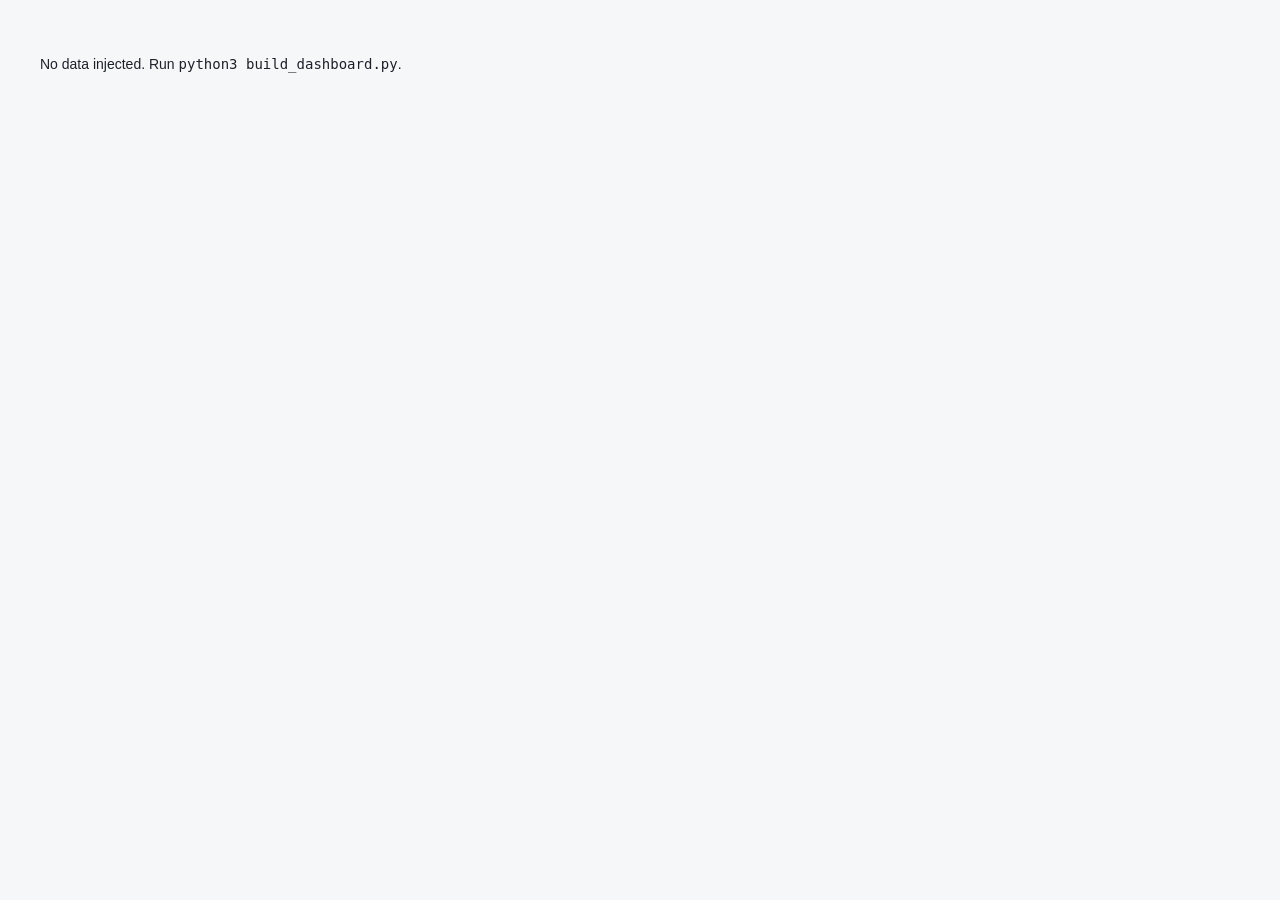
<file: copilot-consumption-dashboard/template.html>
<!doctype html>
<html lang="en">
<head>
<meta charset="utf-8">
<meta name="viewport" content="width=device-width, initial-scale=1">
<title>Copilot Consumption — My Accounts</title>
<style>
  :root {
    --bg: #f6f7f9; --panel: #fff; --ink: #1c2128; --muted: #656d76; --line: #e3e6ea;
    --accent: #3b5bdb; --good: #1a7f37; --bad: #cf222e; --warn: #9a6700; --info: #0969da;
    --green: #2da44e; --yellow: #d4a72c; --red: #e5534b; --na: #afb8c1;
    --radius: 8px;
  }
  @media (prefers-color-scheme: dark) {
    :root { --bg: #0f1216; --panel: #171b21; --ink: #e6e9ed; --muted: #8c959f; --line: #2a3038;
      --accent: #7c93f0; --good: #4ac26b; --bad: #ff7b72; --warn: #d29922; --info: #58a6ff; }
  }
  * { box-sizing: border-box; }
  body { margin: 0; font: 14px/1.45 -apple-system, BlinkMacSystemFont, "Segoe UI", Helvetica, Arial, sans-serif; background: var(--bg); color: var(--ink); }
  header { padding: 20px 28px 12px; display: flex; flex-wrap: wrap; align-items: baseline; gap: 8px 20px; }
  header h1 { font-size: 20px; margin: 0; font-weight: 650; }
  header .meta { color: var(--muted); font-size: 13px; }
  nav { position: sticky; top: 0; z-index: 5; background: var(--bg); border-bottom: 1px solid var(--line); padding: 0 28px; display: flex; gap: 4px; overflow-x: auto; }
  nav a { padding: 10px 12px; color: var(--muted); text-decoration: none; font-weight: 550; border-bottom: 2px solid transparent; white-space: nowrap; }
  nav a:hover { color: var(--ink); }
  main { padding: 20px 28px 60px; max-width: 1500px; }
  section { margin-bottom: 36px; scroll-margin-top: 56px; }
  h2 { font-size: 16px; margin: 0 0 12px; font-weight: 650; }
  h3 { font-size: 12px; margin: 0 0 8px; font-weight: 600; color: var(--muted); text-transform: uppercase; letter-spacing: .03em; }
  .panel { background: var(--panel); border: 1px solid var(--line); border-radius: var(--radius); padding: 16px; min-width: 0; }
  .kpis { display: grid; grid-template-columns: repeat(auto-fill, minmax(200px, 1fr)); gap: 12px; }
  .kpi { background: var(--panel); border: 1px solid var(--line); border-radius: var(--radius); padding: 14px 16px 10px; }
  .kpi .label { color: var(--muted); font-size: 12px; }
  .kpi .value { font-size: 24px; font-weight: 650; font-variant-numeric: tabular-nums; margin: 2px 0; }
  .kpi .sub { font-size: 12px; color: var(--muted); min-height: 18px; }
  .kpi svg { display: block; margin-top: 6px; }
  .up { color: var(--good); } .down { color: var(--bad); } .flat { color: var(--muted); }
  .inv.up { color: var(--bad); } .inv.down { color: var(--good); }
  .grid2 { display: grid; grid-template-columns: repeat(auto-fit, minmax(420px, 1fr)); gap: 12px; }
  .toolbar { display: flex; flex-wrap: wrap; gap: 8px; align-items: center; margin-bottom: 10px; }
  input[type=search], select { font: inherit; padding: 6px 10px; border: 1px solid var(--line); border-radius: 6px; background: var(--panel); color: var(--ink); }
  input[type=search] { min-width: 240px; }
  button { font: inherit; padding: 6px 12px; border: 1px solid var(--line); border-radius: 6px; background: var(--panel); color: var(--ink); cursor: pointer; }
  button:hover { border-color: var(--accent); }
  .chip { display: inline-block; padding: 1px 8px; border-radius: 999px; font-size: 11.5px; font-weight: 600; border: 1px solid var(--line); white-space: nowrap; }
  .chip.bad { color: var(--bad); border-color: currentColor; }
  .chip.good { color: var(--good); border-color: currentColor; }
  .chip.warn { color: var(--warn); border-color: currentColor; }
  .chip.info { color: var(--info); border-color: currentColor; }
  .dot { display: inline-block; width: 9px; height: 9px; border-radius: 50%; margin-right: 5px; }
  .Green { background: var(--green); } .Yellow { background: var(--yellow); } .Red { background: var(--red); } .na { background: var(--na); }
  .tablewrap { overflow: auto; max-height: 70vh; border: 1px solid var(--line); border-radius: var(--radius); background: var(--panel); }
  table { border-collapse: collapse; width: 100%; font-variant-numeric: tabular-nums; }
  th, td { padding: 7px 10px; border-bottom: 1px solid var(--line); text-align: right; white-space: nowrap; }
  th { position: sticky; top: 0; background: var(--panel); font-size: 12px; color: var(--muted); font-weight: 600; cursor: pointer; user-select: none; z-index: 1; }
  th.sorted::after { content: " ▾"; } th.sorted.asc::after { content: " ▴"; }
  th:first-child, td:first-child, .l { text-align: left; }
  tbody tr:hover { background: rgba(59, 91, 219, .06); }
  tbody tr.click { cursor: pointer; }
  td .d { font-size: 11.5px; margin-left: 4px; }
  .name { max-width: 280px; overflow: hidden; text-overflow: ellipsis; font-weight: 550; }
  .changes { display: grid; gap: 6px; max-height: 60vh; overflow: auto; }
  .change { display: grid; grid-template-columns: 110px minmax(160px, 280px) 1fr; gap: 10px; align-items: center; padding: 8px 12px; background: var(--panel); border: 1px solid var(--line); border-radius: 6px; cursor: pointer; }
  .change:hover { border-color: var(--accent); }
  .change .acct { font-weight: 600; overflow: hidden; text-overflow: ellipsis; white-space: nowrap; }
  .muted { color: var(--muted); }
  .small { font-size: 12px; }
  .legend { display: flex; flex-wrap: wrap; gap: 4px 14px; font-size: 12px; color: var(--muted); margin-top: 6px; }
  .legend i { display: inline-block; width: 10px; height: 10px; border-radius: 2px; margin-right: 5px; vertical-align: -1px; }
  .bar { height: 8px; background: var(--line); border-radius: 4px; overflow: hidden; min-width: 60px; }
  .bar > span { display: block; height: 100%; background: var(--accent); }
  dialog { border: 1px solid var(--line); border-radius: 12px; padding: 0; width: min(1200px, 96vw); max-height: 92vh; background: var(--bg); color: var(--ink); }
  dialog::backdrop { background: rgba(0,0,0,.45); }
  .dlg-head { position: sticky; top: 0; background: var(--panel); border-bottom: 1px solid var(--line); padding: 14px 20px; display: flex; justify-content: space-between; align-items: center; gap: 12px; z-index: 2; }
  .dlg-body { padding: 16px 20px 24px; }
  .facts { display: grid; grid-template-columns: repeat(auto-fill, minmax(190px, 1fr)); gap: 10px 16px; }
  .facts div span { display: block; color: var(--muted); font-size: 11.5px; }
  .facts div b { font-weight: 600; font-variant-numeric: tabular-nums; }
  .notes li { margin-bottom: 6px; }
  .empty { color: var(--muted); padding: 12px; text-align: center; }
  .ask { background: var(--panel); border: 1px solid var(--line); border-radius: var(--radius); padding: 16px; }
  .ask form { display: flex; gap: 8px; }
  .ask input { flex: 1; font: inherit; font-size: 15px; padding: 9px 12px; border: 1px solid var(--line); border-radius: 6px; background: var(--bg); color: var(--ink); }
  .ask input:focus { outline: 2px solid var(--accent); outline-offset: -1px; }
  .ask button[type=submit] { background: var(--accent); color: #fff; border-color: var(--accent); font-weight: 600; }
  .ask-chips { display: flex; flex-wrap: wrap; gap: 6px; margin-top: 10px; }
  .ask-chips button { font-size: 12px; padding: 3px 10px; border-radius: 999px; color: var(--muted); }
  .ask-answer { margin-top: 14px; }
  .ask-answer .a { font-size: 15px; font-weight: 550; }
  .ask-answer .interp { margin: 4px 0 10px; }
  .ask-answer .tablewrap { max-height: 50vh; }
  kbd { font: 11px ui-monospace, monospace; border: 1px solid var(--line); border-radius: 4px; padding: 0 4px; }
  a { color: var(--accent); }
  svg text { fill: var(--muted); font-size: 10px; }
</style>
</head>
<body>
<header>
  <h1>Copilot Consumption — My Salesforce Accounts</h1>
  <span class="meta" id="meta"></span>
</header>
<nav>
  <a href="#ask">Ask</a><a href="#overview">Overview</a><a href="#changes">What changed</a><a href="#accounts">Accounts</a>
  <a href="#trends">Portfolio trends</a><a href="#untapped">Not yet consuming</a><a href="#notes">Data notes</a>
</nav>
<main>
  <section id="ask">
    <div class="ask">
      <form id="ask-form" autocomplete="off">
        <input id="ask-q" type="text" placeholder="Ask about your accounts, e.g. which accounts are not active this week?" aria-label="Ask a question about your accounts">
        <button type="submit">Ask</button>
      </form>
      <div class="ask-chips" id="ask-chips"></div>
      <div class="ask-answer" id="ask-answer" hidden></div>
      <p class="muted small" style="margin:10px 0 0">Answers come only from this page's data (runs offline in your browser). Press <kbd>/</kbd> to focus. For anything it can't answer, use <b>Copy for Copilot</b> and paste into Copilot chat.</p>
    </div>
  </section>

  <section id="overview"><div class="kpis" id="kpis"></div></section>

  <section id="changes">
    <h2>What changed this week <span class="muted small" id="changes-sub"></span></h2>
    <div class="toolbar">
      <select id="chg-sev"><option value="">All severities</option><option value="bad">Negative</option><option value="warn">Watch</option><option value="good">Positive</option><option value="info">Info</option></select>
      <select id="chg-kind"><option value="">All change types</option></select>
      <input type="search" id="chg-q" placeholder="Filter by account…">
      <span class="muted small" id="chg-count"></span>
    </div>
    <div class="changes" id="chg-list"></div>
  </section>

  <section id="accounts">
    <h2>Consuming accounts <span class="muted small" id="acct-sub"></span></h2>
    <div class="toolbar">
      <input type="search" id="acct-q" placeholder="Search account, country, segment, model…">
      <select id="acct-health"><option value="">All health</option><option>Green</option><option>Yellow</option><option>Red</option><option value="n/a">No health score</option></select>
      <select id="acct-sig"><option value="">All signals</option><option value="active users">Has active users</option><option value="seats assigned">Has assigned seats</option><option value="UBB spend">Has UBB spend</option><option value="Copilot billed">Copilot billed last month</option><option value="UBB on unowned account">Usage on unowned account</option></select>
      <label class="small"><input type="checkbox" id="acct-all"> include non-consuming</label>
      <button id="acct-csv">Export CSV</button>
    </div>
    <div class="tablewrap"><table id="acct-table"><thead></thead><tbody></tbody></table></div>
    <p class="muted small">Click a row for 13-week history, surfaces, models, risk and contract detail. Δ = week over week (latest 7 days vs the prior 7).</p>
  </section>

  <section id="trends">
    <h2>Portfolio trends · last 13 weeks (consuming accounts)</h2>
    <div class="grid2" id="trend-grid"></div>
  </section>

  <section id="untapped">
    <h2>Owned accounts not yet consuming Copilot <span class="muted small" id="untapped-sub"></span></h2>
    <div class="tablewrap" style="max-height:50vh"><table id="untapped-table"><thead></thead><tbody></tbody></table></div>
  </section>

  <section id="notes">
    <h2>Data notes</h2>
    <div class="panel"><ul class="notes" id="notes-list"></ul></div>
  </section>
</main>

<dialog id="dlg"><div class="dlg-head"><div><h2 id="dlg-title" style="margin:0"></h2><div class="muted small" id="dlg-sub"></div></div><button id="dlg-close">Close</button></div><div class="dlg-body" id="dlg-body"></div></dialog>

<script>
/*__ASK_ENGINE__*/
</script>
<script>
const D = /*__DATA__*/null;
(function () {
  "use strict";
  if (!D) { document.body.innerHTML = "<p style='padding:40px'>No data injected. Run <code>python3 build_dashboard.py</code>.</p>"; return; }

  // ---------- helpers
  const $ = (s, r = document) => r.querySelector(s);
  const esc = s => String(s == null ? "" : s).replace(/[&<>"']/g, c => ({ "&": "&amp;", "<": "&lt;", ">": "&gt;", '"': "&quot;", "'": "&#39;" }[c]));
  const isNum = v => typeof v === "number" && isFinite(v);
  const fmt = (v, d = 0) => isNum(v) ? v.toLocaleString(undefined, { maximumFractionDigits: d, minimumFractionDigits: d }) : "—";
  const money = (v, d = 0) => isNum(v) ? "$" + fmt(v, d) : "—";
  const compact = v => !isNum(v) ? "—" : Math.abs(v) >= 1e6 ? (v / 1e6).toFixed(1) + "M" : Math.abs(v) >= 1e4 ? (v / 1e3).toFixed(0) + "k" : Math.abs(v) >= 1e3 ? (v / 1e3).toFixed(1) + "k" : fmt(v, v % 1 ? 1 : 0);
  const pct = (v, d = 0) => isNum(v) ? (v * 100).toFixed(d) + "%" : "—";
  const chrono = arr => (arr || []).slice().reverse(); // builder arrays are latest-week first
  const sfUrl = id => "https://github.lightning.force.com/lightning/r/Account/" + encodeURIComponent(id) + "/view";
  const weeksLabels = n => Array.from({ length: n }, (_, i) => i === n - 1 ? "this wk" : "-" + (n - 1 - i) + "w");
  function delta(v, opts = {}) {
    if (!isNum(v)) return "";
    if (Math.abs(v) < 1e-9) return `<span class="d flat">±0</span>`;
    const cls = (v > 0 ? "up" : "down") + (opts.invert ? " inv" : "");
    const s = v > 0 ? "+" : "−", m = Math.abs(v);
    const txt = opts.money ? s + "$" + fmt(m) : opts.pct ? s + (m * 100).toFixed(1) + "pp" : s + fmt(m, m < 10 && m % 1 ? 1 : 0);
    return `<span class="d ${cls}">${txt}</span>`;
  }
  const wowPct = (cur, prev) => isNum(cur) && isNum(prev) && prev ? (cur - prev) / prev : null;

  // ---------- svg charts
  const PALETTE = ["#3b5bdb", "#2da44e", "#d4a72c", "#e5534b", "#8250df", "#0aa2c0", "#f0883e", "#bf3989", "#57606a", "#1b7c83", "#a371f7", "#6e7781"];
  function spark(values, w = 168, h = 34, color = "var(--accent)") {
    const v = values.map(x => isNum(x) ? x : null), nums = v.filter(isNum);
    if (nums.length < 2) return "";
    const mn = Math.min(...nums), mx = Math.max(...nums), rg = mx - mn || 1;
    const pts = v.map((y, i) => y == null ? null : [i * (w - 4) / (v.length - 1) + 2, h - 3 - (y - mn) / rg * (h - 6)]).filter(Boolean);
    const last = pts[pts.length - 1];
    return `<svg width="${w}" height="${h}" viewBox="0 0 ${w} ${h}" aria-hidden="true"><polyline fill="none" stroke="${color}" stroke-width="1.6" points="${pts.map(p => p.map(n => n.toFixed(1)).join(",")).join(" ")}"/><circle cx="${last[0].toFixed(1)}" cy="${last[1].toFixed(1)}" r="2.5" fill="${color}"/></svg>`;
  }
  function axisMax(v) { if (v <= 0) return 1; const p = Math.pow(10, Math.floor(Math.log10(v))); for (const m of [1, 2, 2.5, 5, 10]) if (m * p >= v) return m * p; return 10 * p; }
  function chart({ series, labels, type = "line", stacked = false, h = 190, fmtY = compact, title = "" }) {
    const head = title ? `<h3>${esc(title)}</h3>` : "";
    const W = 560, H = h, L = 44, R = 10, T = 10, B = 22, iw = W - L - R, ih = H - T - B, n = labels.length;
    const valid = series.filter(s => s.values.some(v => isNum(v) && v !== 0));
    if (!valid.length) return head + `<div class="empty">No data</div>`;
    let max = 0;
    if (stacked) for (let i = 0; i < n; i++) max = Math.max(max, valid.reduce((a, s) => a + (isNum(s.values[i]) ? s.values[i] : 0), 0));
    else valid.forEach(s => s.values.forEach(x => { if (isNum(x)) max = Math.max(max, x); }));
    max = axisMax(max);
    const x = i => L + (type === "bar" ? (i + 0.5) * iw / n : n > 1 ? i * iw / (n - 1) : iw / 2), y = v => T + ih - v / max * ih;
    let g = "";
    for (let k = 0; k <= 4; k++) { const yy = T + ih * k / 4; g += `<line x1="${L}" x2="${W - R}" y1="${yy}" y2="${yy}" stroke="var(--line)"/><text x="${L - 6}" y="${yy + 3}" text-anchor="end">${esc(fmtY(max * (1 - k / 4)))}</text>`; }
    labels.forEach((lb, i) => { if (n <= 8 || i % 2 === (n - 1) % 2) g += `<text x="${x(i).toFixed(1)}" y="${H - 6}" text-anchor="middle">${esc(lb)}</text>`; });
    if (type === "bar") {
      const bw = Math.max(3, iw / n * (stacked ? 0.7 : 0.8 / valid.length));
      for (let i = 0; i < n; i++) {
        let acc = 0;
        valid.forEach((s, si) => {
          const v = isNum(s.values[i]) ? s.values[i] : 0; if (!v) return;
          const bx = stacked ? x(i) - bw / 2 : x(i) - bw * valid.length / 2 + si * bw;
          const y0 = stacked ? y(acc + v) : y(v), hh = stacked ? y(acc) - y(acc + v) : y(0) - y(v);
          g += `<rect x="${bx.toFixed(1)}" y="${y0.toFixed(1)}" width="${bw.toFixed(1)}" height="${Math.max(0, hh).toFixed(1)}" fill="${s.color}"><title>${esc(s.name)} · ${esc(labels[i])}: ${esc(fmtY(v))}</title></rect>`;
          if (stacked) acc += v;
        });
      }
    } else {
      valid.forEach(s => {
        let segs = [], cur = [];
        s.values.forEach((v, i) => { if (isNum(v)) cur.push(`${x(i).toFixed(1)},${y(v).toFixed(1)}`); else { if (cur.length) segs.push(cur); cur = []; } });
        if (cur.length) segs.push(cur);
        segs.forEach(sg => { g += `<polyline fill="none" stroke="${s.color}" stroke-width="2" ${s.dash ? 'stroke-dasharray="4 3"' : ""} points="${sg.join(" ")}"/>`; });
        s.values.forEach((v, i) => { if (isNum(v)) g += `<circle cx="${x(i).toFixed(1)}" cy="${y(v).toFixed(1)}" r="2.2" fill="${s.color}"><title>${esc(s.name)} · ${esc(labels[i])}: ${esc(fmtY(v))}</title></circle>`; });
      });
    }
    const legend = valid.length > 1 || series.length > 1 ? `<div class="legend">${valid.map(s => `<span><i style="background:${s.color}"></i>${esc(s.name)}</span>`).join("")}</div>` : "";
    return `${head}<svg viewBox="0 0 ${W} ${H}" width="100%" role="img" aria-label="${esc(title)}">${g}</svg>${legend}`;
  }

  // ---------- data prep
  const P = D.portfolio, A = D.accounts, cons = A.filter(a => a.consuming);
  const byId = Object.fromEntries(A.map(a => [a.id, a]));
  const LABELS = weeksLabels((P.a7 || []).length || 13);
  const sumBy = (list, k) => list.reduce((s, a) => s + (isNum(a[k]) ? a[k] : 0), 0);
  const rate = (acc, sh) => (acc || []).map((v, i) => isNum(v) && isNum((sh || [])[i]) && sh[i] ? v / sh[i] : null);

  const dataAsOf = Object.values(D.asof || {}).sort().pop() || D.data_date;
  $("#meta").innerHTML = `Data as of <b>${esc(dataAsOf)}</b> · built ${esc(D.generated_at)} · ${esc(P.owned)} owned accounts, <b>${esc(P.consuming)}</b> consuming Copilot (last 90 days)` +
    (D.compared_to ? ` · ownership compared with ${esc(D.compared_to)}` : "");

  // ---------- KPIs
  (function kpis() {
    const accR = rate(P.accepted, P.shown);
    const cards = [
      { label: "Consuming accounts (90d)", v: P.consuming, sub: `of ${P.owned} owned` },
      { label: "Accounts active this week", v: (P.consuming_by_week || [])[0], prev: (P.consuming_by_week || [])[1], series: P.consuming_by_week, sub: "active users or UBB spend in last 7d" },
      { label: "Weekly active users", v: P.a7[0], prev: P.a7[1], series: P.a7 },
      { label: "28-day active users", v: P.a28[0], prev: P.a28[1], series: P.a28 },
      { label: "Assigned seats", v: P.assigned[0], prev: P.assigned[1], series: P.assigned, sub: isNum(P.a28[0]) && P.assigned[0] ? `utilization ${pct(P.a28[0] / P.assigned[0])}` : "" },
      { label: "Contracted Copilot seats", v: P.contracted_seats, sub: "Business + Enterprise, latest snapshot" },
      { label: "Users at risk", v: P.at_risk[0], prev: P.at_risk[1], series: P.at_risk, invert: true },
      { label: "UBB gross spend · last 7d", v: P.gross[0], prev: P.gross[1], series: P.gross, money: true },
      { label: "UBB billable spend · last 7d", v: P.billable[0], prev: P.billable[1], series: P.billable, money: true, sub: "beyond included pools" },
      { label: "AI units · last 7d", v: P.aiu[0], prev: P.aiu[1], series: P.aiu },
      { label: "Month-to-date gross spend", v: P.mtd_gross, money: true, sub: `run-rate ${money(P.gross_run_rate_month)} · proj. billable ${money(P.projected_month_spend)}` },
      { label: "Copilot billed · last 12 months", v: P.copilot_billed_ltm, money: true, sub: "c360 account entity" },
      { label: "GitHub ARR · consuming accounts", v: sumBy(cons, "total_arr"), money: true, sub: `${money(sumBy(A, "total_arr"))} across all owned` },
    ];
    if (accR.some(isNum)) cards.splice(6, 0, { label: "Suggestion acceptance rate", v: accR[0], prev: accR[1], series: accR, isPct: true });
    const mix = P.health_mix || {}, prev = P.health_mix_prev || {};
    const mixHtml = ["Green", "Yellow", "Red", "n/a"].map(k => `<span style="margin-right:12px;white-space:nowrap"><span class="dot ${k === "n/a" ? "na" : k}"></span>${mix[k] || 0}${delta((mix[k] || 0) - (prev[k] || 0), { invert: k !== "Green" && k !== "n/a" })}</span>`).join("");
    $("#kpis").innerHTML = cards.map(c => {
      const val = c.isPct ? pct(c.v, 1) : c.money ? money(c.v) : fmt(c.v);
      let d = "";
      if (isNum(c.prev) && isNum(c.v)) {
        const p = wowPct(c.v, c.prev);
        d = (c.isPct ? delta(c.v - c.prev, { pct: true }) : delta(c.v - c.prev, { money: c.money, invert: c.invert }).replace('class="d', 'class="') +
          (p != null ? ` <span class="muted">(${p > 0 ? "+" : ""}${(p * 100).toFixed(0)}%)</span>` : "")) + ' <span class="muted">WoW</span>';
      }
      return `<div class="kpi"><div class="label">${esc(c.label)}</div><div class="value">${val}</div><div class="sub">${d}${d && c.sub ? " · " : ""}${c.sub ? esc(c.sub) : ""}</div>${c.series ? spark(chrono(c.series)) : ""}</div>`;
    }).join("") + `<div class="kpi"><div class="label">Copilot health mix (consuming)</div><div class="value" style="font-size:16px;margin-top:8px">${mixHtml}</div><div class="sub">Δ vs one week earlier</div></div>`;
  })();

  // ---------- changes
  const KIND_LABEL = { new_consumer: "New consumer", stopped: "Stopped", active_users: "Active users", assigned: "Seats assigned", contract: "Contract", health: "Health", risk: "At risk", spend: "Spend", surface: "New surface", overage: "Overage", renewal: "Renewal", utilization: "Utilization", linked: "Unowned account usage", ownership_added: "Ownership +", ownership_removed: "Ownership −", ownership: "Ownership" };
  const SEV_ORDER = { bad: 0, warn: 1, good: 2, info: 3 };
  (function changes() {
    const ch = D.changes || [];
    const kinds = [...new Set(ch.map(c => c.kind))];
    $("#chg-kind").innerHTML += kinds.map(k => `<option value="${esc(k)}">${esc(KIND_LABEL[k] || k)} (${ch.filter(c => c.kind === k).length})</option>`).join("");
    const counts = ch.reduce((m, c) => (m[c.severity] = (m[c.severity] || 0) + 1, m), {});
    $("#changes-sub").textContent = `· ${counts.bad || 0} negative · ${counts.warn || 0} watch · ${counts.good || 0} positive · ${counts.info || 0} info`;
    function render() {
      const sev = $("#chg-sev").value, kind = $("#chg-kind").value, q = $("#chg-q").value.toLowerCase();
      const list = ch.filter(c => (!sev || c.severity === sev) && (!kind || c.kind === kind) && (!q || (c.account || "").toLowerCase().includes(q)))
        .sort((a, b) => (SEV_ORDER[a.severity] ?? 9) - (SEV_ORDER[b.severity] ?? 9));
      $("#chg-count").textContent = `${list.length} of ${ch.length}`;
      $("#chg-list").innerHTML = list.length ? list.map(c => `<div class="change" data-id="${esc(c.id)}"><span><span class="chip ${esc(c.severity)}">${esc(KIND_LABEL[c.kind] || c.kind)}</span></span><span class="acct" title="${esc(c.account)}">${esc(c.account)}</span><span>${esc(c.text)}</span></div>`).join("")
        : `<div class="empty">No changes match.</div>`;
    }
    ["#chg-sev", "#chg-kind"].forEach(s => $(s).addEventListener("change", render));
    $("#chg-q").addEventListener("input", render);
    $("#chg-list").addEventListener("click", e => { const r = e.target.closest(".change"); if (r && byId[r.dataset.id]) openAccount(r.dataset.id); });
    render();
  })();

  // ---------- accounts table
  const COLS = [
    { k: "name", t: "Account", cls: "l", r: a => `<div class="name" title="${esc(a.name)}">${esc(a.name)}</div><div class="muted small">${esc([a.segment, a.country].filter(Boolean).join(" · "))}${a.usage_unlinked ? ' <span class="chip warn" title="No usage telemetry under this Salesforce account; see details">usage not linked</span>' : ""}</div>` },
    { k: "health", t: "Health", cls: "l", r: a => `<span class="dot ${a.health_cat || "na"}"></span>${a.health_cat ? esc(a.health_cat) + ` <span class="muted small">${fmt(a.health, 2)}</span>` : '<span class="muted">—</span>'}`, csv: a => a.health_cat },
    { k: "active_7d", t: "Active 7d", r: a => fmt(a.active_7d) + delta(a.wow_a7) },
    { k: "active_28d", t: "Active 28d", r: a => fmt(a.active_28d) + delta(a.wow_a28) },
    { k: "assigned", t: "Assigned", r: a => fmt(a.assigned) + delta(a.wow_assigned) },
    { k: "utilization", t: "Util.", r: a => pct(a.utilization), title: "28-day active ÷ assigned seats" },
    { k: "contracted_seats", t: "Contracted", r: a => fmt(a.contracted_seats), title: "Contracted Copilot seats (latest)" },
    { k: "at_risk", t: "At risk", r: a => fmt(a.at_risk) + delta(a.wow_at_risk, { invert: true }) },
    { k: "trend_4w", t: "4-wk trend", r: a => isNum(a.trend_4w) ? `<span class="${a.trend_4w > 0.02 ? "up" : a.trend_4w < -0.02 ? "down" : "flat"}">${a.trend_4w > 0 ? "+" : ""}${(a.trend_4w * 100).toFixed(0)}%</span>` : "—", title: "Weekly actives, last 4 weeks vs the 4 before" },
    { k: "gross_7d", t: "UBB 7d", r: a => money(a.gross_7d) + delta(a.wow_gross, { money: true }) },
    { k: "gross_28d", t: "UBB 28d", r: a => money(a.gross_28d) },
    { k: "mtd_gross", t: "MTD", r: a => money(a.mtd_gross) },
    { k: "gross_run_rate_month", t: "Month run-rate", r: a => money(a.gross_run_rate_month) },
    { k: "acceptance_28d", t: "Accept.", r: a => pct(a.acceptance_28d, 1) },
    { k: "top_surface", t: "Top surface", cls: "l", r: a => esc(a.top_surface || "—") },
    { k: "top_model", t: "Top model", cls: "l", r: a => esc(a.top_model || "—") },
    { k: "total_arr", t: "GitHub ARR", r: a => money(a.total_arr) },
    { k: "renewal", t: "Renewal", cls: "l", r: a => esc(a.renewal || "—") },
    { k: "signals", t: "Signals", cls: "l", r: a => (a.signals || []).map(s => `<span class="chip">${esc(s)}</span>`).join(" "), csv: a => (a.signals || []).join("; "), nosort: true },
  ];
  let sortKey = "active_28d", sortAsc = false;
  const normQ = s => String(s || "").toLowerCase().replace(/[^a-z0-9]+/g, " ").trim();
  function acctRows() {
    const words = normQ($("#acct-q").value).split(" ").filter(Boolean), h = $("#acct-health").value, sig = $("#acct-sig").value, all = $("#acct-all").checked;
    return A.filter(a => (all || a.consuming)
      && (!words.length || (hay => words.every(w => hay.includes(w)))(normQ([a.name, a.country, a.segment, a.region, a.industry, a.top_surface, a.top_model, a.parent].join(" ")) + " " + normQ(a.name).replace(/ /g, "")))
      && (!h || (h === "n/a" ? !a.health_cat : a.health_cat === h))
      && (!sig || (a.signals || []).includes(sig)))
      .sort((x, y) => {
        const a = x[sortKey], b = y[sortKey];
        if (a == null && b == null) return 0; if (a == null) return 1; if (b == null) return -1;
        const c = typeof a === "string" ? a.localeCompare(b) : a - b; return sortAsc ? c : -c;
      });
  }
  function renderAccounts() {
    const t = $("#acct-table");
    t.tHead.innerHTML = "<tr>" + COLS.map(c => `<th data-k="${c.k}" class="${c.cls || ""} ${c.k === sortKey ? "sorted" + (sortAsc ? " asc" : "") : ""}" ${c.title ? `title="${esc(c.title)}"` : ""}>${esc(c.t)}</th>`).join("") + "</tr>";
    const rows = acctRows();
    $("#acct-sub").textContent = `· showing ${rows.length}`;
    t.tBodies[0].innerHTML = rows.length ? rows.map(a => `<tr class="click" data-id="${esc(a.id)}">${COLS.map(c => `<td class="${c.cls || ""}">${c.r(a)}</td>`).join("")}</tr>`).join("")
      : `<tr><td colspan="${COLS.length}" class="empty">No accounts match.</td></tr>`;
  }
  $("#acct-table").addEventListener("click", e => {
    const th = e.target.closest("th");
    if (th) { const c = COLS.find(c => c.k === th.dataset.k); if (c && !c.nosort) { if (sortKey === c.k) sortAsc = !sortAsc; else { sortKey = c.k; sortAsc = c.cls === "l" && c.k !== "health"; } renderAccounts(); } return; }
    const tr = e.target.closest("tr.click"); if (tr) openAccount(tr.dataset.id);
  });
  ["#acct-health", "#acct-sig", "#acct-all"].forEach(s => $(s).addEventListener("change", renderAccounts));
  $("#acct-q").addEventListener("input", renderAccounts);
  $("#acct-csv").addEventListener("click", () => {
    const extra = ["id", "health_cat", "wow_a7", "wow_a28", "wow_assigned", "wow_at_risk", "wow_gross", "gross_90d", "mtd_billable", "projected_month_spend", "cb_seats", "ce_seats", "copilot_billed_ltm", "mau_grr", "mau_nrr", "region", "industry", "csm", "csa"];
    const head = COLS.map(c => c.k).concat(extra);
    const cell = v => { const s = v == null ? "" : String(v); return /[",\n]/.test(s) ? `"${s.replace(/"/g, '""')}"` : s; };
    const lines = [head.join(",")].concat(acctRows().map(a => COLS.map(c => cell(c.csv ? c.csv(a) : a[c.k])).concat(extra.map(k => cell(a[k]))).join(",")));
    const url = URL.createObjectURL(new Blob([lines.join("\n")], { type: "text/csv" }));
    const link = Object.assign(document.createElement("a"), { href: url, download: `copilot-accounts-${D.data_date}.csv` });
    document.body.appendChild(link); link.click(); link.remove();
    setTimeout(() => URL.revokeObjectURL(url), 1000);
  });
  renderAccounts();

  // ---------- portfolio trends
  (function trends() {
    const accR = rate(P.accepted, P.shown);
    const tot = v => (v || []).reduce((s, x) => s + (x || 0), 0);
    const surf = Object.entries(P.surface_weekly || {}).sort((a, b) => tot(b[1]) - tot(a[1]));
    const models = Object.entries(P.models || {}).sort((a, b) => (b[1].l28 || 0) - (a[1].l28 || 0));
    const totalL28 = models.reduce((s, [, m]) => s + (m.l28 || 0), 0) || 1;
    const blocks = [
      chart({ title: "Active users", labels: LABELS, series: [{ name: "Weekly active", values: chrono(P.a7), color: PALETTE[0] }, { name: "28-day active", values: chrono(P.a28), color: PALETTE[1] }, { name: "Assigned seats", values: chrono(P.assigned), color: PALETTE[8], dash: true }] }),
      chart({ title: "Consuming accounts & users at risk", labels: LABELS, series: [{ name: "Accounts active (users or spend)", values: chrono(P.consuming_by_week), color: PALETTE[0] }, { name: "Users at risk", values: chrono(P.at_risk), color: PALETTE[3] }] }),
      chart({ title: "UBB spend by week (usage-side $)", labels: LABELS, type: "bar", fmtY: v => "$" + compact(v), series: [{ name: "Gross", values: chrono(P.gross), color: PALETTE[0] }, { name: "Billable", values: chrono(P.billable), color: PALETTE[3] }] }),
      chart({ title: "UBB gross spend by surface", labels: LABELS, type: "bar", stacked: true, fmtY: v => "$" + compact(v), series: surf.map(([n, v], i) => ({ name: n, values: chrono(v), color: PALETTE[i % PALETTE.length] })) }),
      chart({ title: "AI units consumed", labels: LABELS, type: "bar", series: [{ name: "AI units", values: chrono(P.aiu), color: PALETTE[4] }] }),
    ];
    if (accR.some(isNum)) blocks.push(chart({ title: "Suggestion acceptance rate", labels: LABELS, fmtY: v => (v * 100).toFixed(0) + "%", series: [{ name: "Acceptance", values: chrono(accR), color: PALETTE[1] }] }));
    const perSurface = {}; cons.forEach(a => Object.keys(a.surface_mix || {}).forEach(s => perSurface[s] = (perSurface[s] || 0) + 1));
    blocks.push(`<h3>Surface adoption · this week vs last</h3><table><thead><tr><th class="l">Surface</th><th>7d $</th><th>WoW</th><th>4-wk $</th><th>Accounts</th></tr></thead><tbody>${surf.map(([n, v]) => `<tr><td class="l">${esc(n)}</td><td>${money(v[0])}</td><td>${delta((v[0] || 0) - (v[1] || 0), { money: true })}</td><td>${money(tot(v.slice(0, 4)))}</td><td>${fmt(perSurface[n] || 0)}</td></tr>`).join("")}</tbody></table>`);
    blocks.push(`<h3>Model mix · last 28 days</h3><table><thead><tr><th class="l">Model</th><th>Share</th><th>28d $</th><th>7d $</th><th>WoW</th><th>Accounts</th></tr></thead><tbody>${models.slice(0, 15).map(([n, m]) => `<tr><td class="l">${esc(n)}</td><td><div class="bar"><span style="width:${((m.l28 || 0) / totalL28 * 100).toFixed(1)}%"></span></div></td><td>${money(m.l28)}</td><td>${money(m.l7)}</td><td>${delta((m.l7 || 0) - (m.p7 || 0), { money: true })}</td><td>${fmt(m.accounts)}</td></tr>`).join("")}</tbody></table>`);
    $("#trend-grid").innerHTML = blocks.map(b => `<div class="panel">${b}</div>`).join("");
  })();

  // ---------- untapped
  (function untapped() {
    const list = A.filter(a => !a.consuming).sort((a, b) => (b.ghe_seats || 0) - (a.ghe_seats || 0) || (b.total_arr || 0) - (a.total_arr || 0));
    $("#untapped-sub").textContent = `· ${list.length} accounts, ranked by GHE seats then ARR`;
    const t = $("#untapped-table");
    t.tHead.innerHTML = `<tr><th class="l">Account</th><th class="l">Type</th><th class="l">Segment</th><th class="l">Country</th><th>GHE seats</th><th>GitHub ARR</th><th class="l">Renewal</th><th>Open pipeline</th></tr>`;
    t.tBodies[0].innerHTML = list.map(a => `<tr class="click" data-id="${esc(a.id)}"><td class="l"><div class="name" title="${esc(a.name)}">${esc(a.name)}</div></td><td class="l">${esc(a.type || "—")}</td><td class="l">${esc(a.segment || "—")}</td><td class="l">${esc(a.country || "—")}</td><td>${fmt(a.ghe_seats)}</td><td>${money(a.total_arr)}</td><td class="l">${esc(a.renewal || "—")}</td><td>${money(a.open_pipeline_net)}</td></tr>`).join("");
    t.addEventListener("click", e => { const tr = e.target.closest("tr.click"); if (tr) openAccount(tr.dataset.id); });
  })();

  // ---------- notes
  (function notes() {
    const src = D.sources || {}, asof = D.asof || {};
    const NAMES = { "01": "Salesforce ownership", "02": "Account and billing", "03": "Active users", "04": "IDE acceptance", "05": "Engagement and retention", "06": "Copilot health and seats", "07": "UBB usage and pools", "08": "Integrations", "09": "Contracted seats", "10": "Surface history", "11": "Models", "12": "Unowned account matches", "13": "Owned GitHub enterprises", "14": "Enterprise surfaces", "15": "Enterprise adoption", "16": "UBB forecast and pool status", "17": "Copilot whitespace model" };
    const items = [
      `<b>Consuming</b> = any of: Copilot active users, seats assigned, or UBB spend within the last 90 days, or Copilot billed last month. Accounts with no usage telemetry of their own are marked <i>usage not linked</i>. Where the dashboard finds Copilot usage on an unowned Salesforce account with a matching name (for example one auto-created by Data Syncer from a GitHub enterprise slug), it shows that usage in the account's detail and in What changed. It isn't added to KPIs or totals. Scope = accounts where you are the Salesforce Account Owner.`,
      `<b>Week over week</b> compares the latest 7 days with the 7 days before (from daily facts), so it works from the first run. Ownership changes compare with the saved snapshot closest to 7 days earlier.`,
      `<b>UBB dollars are usage-side</b> (list value of consumption), not invoiced revenue. Billable = usage beyond included pools. "Projected billable" is the warehouse month-end projection; "run-rate" = MTD gross ÷ days elapsed × days in month.`,
      `<b>c360 sources are experimental</b> (account entity, seats/engagement, MAU retention) and may lag or be revised.`,
      `Contracted Copilot ARR isn't broken out in the product ARR fact (Copilot lines carry seats with $0), so "GitHub ARR" is the account total.`,
      `Sources:<table style="margin-top:6px"><thead><tr><th class="l">#</th><th class="l">Source</th><th>Rows</th><th class="l">Data as of</th><th class="l">Collected (UTC)</th></tr></thead><tbody>${Object.keys(NAMES).map(k => `<tr><td class="l">${k}</td><td class="l">${esc(NAMES[k])}</td><td>${src[k] ? fmt(src[k].rows) : '<span class="down">missing</span>'}</td><td class="l">${esc(asof[k] || "—")}</td><td class="l">${esc(src[k] ? String(src[k].collected_from || "").replace("T", " ").slice(0, 16) : "—")}</td></tr>`).join("")}</tbody></table>`,
    ];
    if ((D.missing_sources || []).length) items.unshift(`<span class="down"><b>Missing sources:</b> ${esc(D.missing_sources.join(", "))} — related metrics are blank.</span>`);
    if ((D.orphans || []).length) items.push(`Attributed to you in the warehouse but not owned in Salesforce (excluded): ${D.orphans.map(o => esc(o.name) + ` <span class="muted small">${esc(o.id)}</span>`).join(", ")}.`);
    $("#notes-list").innerHTML = items.map(i => `<li>${i}</li>`).join("");
  })();

  // ---------- drill-down
  const dlg = $("#dlg");
  $("#dlg-close").addEventListener("click", () => dlg.close());
  dlg.addEventListener("click", e => {
    if (e.target === dlg) return dlg.close();
    const s = e.target.closest("[data-sib]"); if (s) { e.preventDefault(); openAccount(s.dataset.sib); }
  });
  const RISK_LABEL = { risk_mau: "Low MAU", risk_intracohort_90d: "Declining vs cohort (90d)", risk_no_activity_180d: "No activity (180d)", risk_pru_mau_retention: "Poor MAU retention" };
  function openAccount(id) {
    const a = byId[id]; if (!a) return;
    $("#dlg-title").innerHTML = `${esc(a.name)} <a class="small" href="${sfUrl(a.sf_url_id || a.id)}" target="_blank" rel="noopener">Salesforce ↗</a>`;
    $("#dlg-sub").textContent = [a.type, a.segment, a.region, a.country, a.industry, a.parent ? "Parent: " + a.parent : null].filter(Boolean).join(" · ");
    const f = (l, v) => `<div><span>${esc(l)}</span><b>${v}</b></div>`;
    const accR = rate(a.accepted, a.shown);
    const facts = [
      f("Consuming signals", (a.signals || []).map(esc).join(", ") || "none"),
      f("Health", a.health_cat ? `<span class="dot ${a.health_cat}"></span>${esc(a.health_cat)} (${fmt(a.health, 2)})` + delta(a.wow_health) : "—"),
      f("Product / commercial health", `${fmt(a.product_health, 2)} / ${fmt(a.commercial_health, 2)}`),
      f("Weekly active", fmt(a.active_7d) + delta(a.wow_a7)), f("28-day active", fmt(a.active_28d) + delta(a.wow_a28)),
      f("Assigned seats", fmt(a.assigned) + delta(a.wow_assigned)), f("Utilization (28d active ÷ assigned)", pct(a.utilization)),
      f("Contracted seats (Business / Enterprise)", `${fmt(a.contracted_seats)} (${fmt(a.cb_seats)} / ${fmt(a.ce_seats)})`),
      f("Assigned high-water mark (180d)", fmt(a.hwm_assigned_180d)),
      f("Users at risk", fmt(a.at_risk) + delta(a.wow_at_risk, { invert: true }) + (isNum(a.pct_users_at_risk) ? ` <span class="muted">(${pct(a.pct_users_at_risk)})</span>` : "")),
      f("Engaged users 28d (c360)", fmt(a.engaged_1d28)),
      f("UBB users (max daily, 7d)", fmt((a.ubb_users || [])[0]) + delta(a.wow_ubb_users)),
      f("MAU GRR / NRR (30d)", `${pct(a.mau_grr)} / ${pct(a.mau_nrr)}`), f("MAU retained / churned / new", `${fmt(a.mau_retained)} / ${fmt(a.mau_churned)} / ${fmt(a.mau_new)}`),
      f("Acceptance rate 28d", pct(a.acceptance_28d, 1) + delta(a.wow_acceptance, { pct: true })),
      f("UBB gross 7d / 28d / 90d", `${money(a.gross_7d)} / ${money(a.gross_28d)} / ${money(a.gross_90d)}`),
      f("MTD gross / billable", `${money(a.mtd_gross)} / ${money(a.mtd_billable)}`),
      f("Month run-rate / projected billable", `${money(a.gross_run_rate_month)} / ${money(a.projected_month_spend)}`),
      f("Pool utilization (promo / standard)", `${pct(a.promo_util)} / ${pct(a.standard_util)}`),
      f("Copilot billed LTM / last month", `${money(a.copilot_billed_ltm)} / ${money(a.copilot_billed_lcm)}`),
      f("GitHub ARR", money(a.total_arr)), f("GHE seats", fmt(a.ghe_seats)),
      f("Renewal", esc(a.renewal || "—")), f("Open renewal ARR", money(a.open_renewal_arr)), f("Open pipeline (net)", money(a.open_pipeline_net)),
      f("Deployment / EMU", `${esc(a.deployment || "—")} / ${esc(a.emu == null ? "—" : a.emu)}`),
      f("CSM / CSA", `${esc(a.csm || "—")} / ${esc(a.csa || "—")}`),
    ].join("");
    const blocks = [
      chart({ title: "Active users & seats", labels: LABELS, series: [{ name: "Weekly active", values: chrono(a.a7), color: PALETTE[0] }, { name: "28-day active", values: chrono(a.a28), color: PALETTE[1] }, { name: "Assigned", values: chrono(a.h_assigned), color: PALETTE[8], dash: true }, { name: "UBB users (max daily)", values: chrono(a.ubb_users), color: PALETTE[4] }] }),
      chart({ title: "Health score (×100) & users at risk", labels: LABELS, series: [{ name: "Health ×100", values: chrono(a.h_health).map(v => isNum(v) ? v * 100 : null), color: PALETTE[1] }, { name: "Users at risk", values: chrono(a.h_at_risk), color: PALETTE[3] }] }),
      chart({ title: "UBB spend by week", labels: LABELS, type: "bar", fmtY: v => "$" + compact(v), series: [{ name: "Gross", values: chrono(a.gross), color: PALETTE[0] }, { name: "Billable", values: chrono(a.billable), color: PALETTE[3] }] }),
      chart({ title: "AI units by week", labels: LABELS, type: "bar", series: [{ name: "AI units", values: chrono(a.aiu), color: PALETTE[4] }] }),
    ];
    if (accR.some(isNum)) blocks.push(chart({ title: "Acceptance rate", labels: LABELS, fmtY: v => (v * 100).toFixed(0) + "%", series: [{ name: "Acceptance", values: chrono(accR), color: PALETTE[1] }] }));
    const ser = a.arr_series || [];
    if (ser.some(p => p.seats || p.total_arr)) blocks.push(chart({ title: "Contracted Copilot seats (month-ends)", labels: ser.map(p => p.date === "current" ? "now" : p.date.slice(0, 7)), type: "bar", series: [{ name: "Copilot seats", values: ser.map(p => p.seats), color: PALETTE[0] }] }) +
      `<table class="small"><thead><tr><th class="l">Period</th><th>Business</th><th>Enterprise</th><th>All Copilot</th><th>GitHub ARR</th></tr></thead><tbody>${ser.map(p => `<tr><td class="l">${esc(p.date)}</td><td>${fmt(p.cb)}</td><td>${fmt(p.ce)}</td><td>${fmt(p.seats)}</td><td>${money(p.total_arr)}</td></tr>`).join("")}</tbody></table>`);
    const ints = a.integrations || [];
    blocks.push(`<h3>Surfaces / integrations (UBB)</h3>` + (ints.length ? `<table class="small"><thead><tr><th class="l">Integration</th><th class="l">Surface</th><th>7d $</th><th>WoW</th><th>28d $</th><th>AI units 28d</th><th>Users 7d</th><th>Users 28d</th></tr></thead><tbody>${ints.map(i => `<tr><td class="l">${esc(i.integration)}</td><td class="l">${esc(i.surface)}</td><td>${money(i.l7)}</td><td>${delta((i.l7 || 0) - (i.p7 || 0), { money: true })}</td><td>${money(i.l28)}</td><td>${compact(i.aiu28)}</td><td>${fmt(i.u7)}${delta((i.u7 || 0) - (i.up7 || 0))}</td><td>${fmt(i.u28)}</td></tr>`).join("")}</tbody></table>` : `<div class="empty">No UBB integration usage.</div>`));
    const ms = a.models || [], mTot = ms.reduce((s, m) => s + (m.l28 || 0), 0) || 1;
    blocks.push(`<h3>Models (UBB)</h3>` + (ms.length ? `<table class="small"><thead><tr><th class="l">Model</th><th>Share 28d</th><th>7d $</th><th>WoW</th><th>28d $</th></tr></thead><tbody>${ms.map(m => `<tr><td class="l">${esc(m.model)}</td><td><div class="bar"><span style="width:${((m.l28 || 0) / mTot * 100).toFixed(1)}%"></span></div></td><td>${money(m.l7)}</td><td>${delta((m.l7 || 0) - (m.p7 || 0), { money: true })}</td><td>${money(m.l28)}</td></tr>`).join("")}</tbody></table>` : `<div class="empty">No model usage.</div>`));
    const eds = Object.entries(a.editors || {}).sort((x, y) => y[1] - x[1]);
    const risk = a.risk ? Object.entries(a.risk).filter(([, v]) => v != null) : [];
    blocks.push(`<h3>Risk factors (users)</h3>${risk.length ? `<table class="small"><tbody>${risk.map(([k, v]) => `<tr><td class="l">${esc(RISK_LABEL[k] || k)}</td><td>${fmt(v)}</td></tr>`).join("")}</tbody></table>` : '<div class="empty">No risk breakdown.</div>'}` +
      `<h3 style="margin-top:14px">Editors (28d active)</h3>${eds.length ? `<table class="small"><tbody>${eds.map(([k, v]) => `<tr><td class="l">${esc(k)}</td><td>${fmt(v)}</td></tr>`).join("")}</tbody></table>` : '<div class="empty">No editor telemetry.</div>'}`);
    const acctChanges = (D.changes || []).filter(c => c.id === a.id);
    const lu = a.linked_usage || [];
    const unlinked = (a.usage_unlinked || lu.length) ? `<div class="panel" style="margin-bottom:12px"><span class="chip warn">Usage not linked</span> ` +
      (a.usage_unlinked ? `No active-user, seat or UBB telemetry is attributed to this Salesforce account` + (isNum(a.copilot_billed_lcm) && a.copilot_billed_lcm > 0 ? `, though it was billed ${money(a.copilot_billed_lcm)} for Copilot last month (${money(a.copilot_billed_ltm)} over 12 months)` : "") + ". " : "") +
      (lu.length ? `Copilot usage is recorded on ${lu.length === 1 ? "an unowned Salesforce account" : "unowned Salesforce accounts"} with a matching name, typically auto-created from the GitHub enterprise slug. Ask Sales Ops to merge ${lu.length === 1 ? "it" : "them"} into this account:` +
        `<table class="small" style="margin-top:8px"><thead><tr><th class="l">Unowned account</th><th>UBB 7d</th><th>WoW</th><th>UBB 28d</th><th>Users 7d</th></tr></thead><tbody>${lu.map(r => `<tr><td class="l"><a href="${sfUrl(r.id)}" target="_blank" rel="noopener">${esc(r.name)} ↗</a></td><td>${money(r.gross_7d)}</td><td>${delta(r.gross_7d - r.gross_p7, { money: true })}</td><td>${money(r.gross_28d)}</td><td>${fmt(r.users_7d)}</td></tr>`).join("")}</tbody></table>`
        : `The usage is probably recorded under another account or enterprise.`) + `</div>` : "";
    const sib = a.usage_on_sibling || [];
    const sibling = sib.length ? `<div class="panel" style="margin-bottom:12px"><span class="chip info">Usage on sibling account</span> No telemetry is attributed to this Salesforce account` +
      (isNum(a.copilot_billed_lcm) && a.copilot_billed_lcm > 0 ? ` (billed ${money(a.copilot_billed_lcm)} for Copilot last month)` : "") +
      `; its usage is recorded on ${sib.map(s => `<a href="#" data-sib="${esc(s.id)}">${esc(s.name)}</a> (${money(s.gross_28d)} UBB 28d)`).join(", ")}, which you also own.</div>` : "";
    $("#dlg-body").innerHTML = unlinked + sibling + (acctChanges.length ? `<div class="panel" style="margin-bottom:12px"><h3>This week</h3>${acctChanges.map(c => `<div style="margin:4px 0"><span class="chip ${esc(c.severity)}">${esc(KIND_LABEL[c.kind] || c.kind)}</span> ${esc(c.text)}</div>`).join("")}</div>` : "") +
      `<div class="panel" style="margin-bottom:12px"><div class="facts">${facts}</div></div><div class="grid2">${blocks.map(b => `<div class="panel">${b}</div>`).join("")}</div>`;
    dlg.showModal(); dlg.scrollTop = 0;
  }
  // ---------- ask (natural language, offline)
  (function () {
    if (typeof AskEngine !== "function") { $("#ask").hidden = true; return; }
    const eng = AskEngine(D), form = $("#ask-form"), input = $("#ask-q"), out = $("#ask-answer"), chips = $("#ask-chips");
    const DELTA = { delta: {}, deltaInv: { invert: true }, moneyDelta: { money: true }, ppDelta: { pct: true }, num2Delta: {} };
    const cell = (c, row) => {
      const v = c.get ? c.get(row) : row[c.key];
      if (DELTA[c.fmt]) return isNum(v) ? (c.fmt === "num2Delta" ? (v > 0 ? "+" : "") + v.toFixed(2) : delta(v, DELTA[c.fmt]).replace('class="d ', 'class="')) : "—";
      if (c.key === "health_cat" || c.key === "health_prev") return v ? `<span class="dot ${esc(v)}"></span>${esc(v)}` : "—";
      if (c.key === "name") return `<span class="name">${esc(v)}</span>`;
      return esc(eng.fmtVal(v, c.fmt));
    };
    const copyText = q => "Using the copilot-dashboard-ask skill, answer from my Copilot consumption dashboard: " + q;
    function renderChips(list) { chips.innerHTML = list.map(q => `<button type="button">${esc(q)}</button>`).join(""); }
    function run(q) {
      const r = eng.ask(q);
      let body = "";
      if (r.type === "accounts" && r.rows.length) {
        body = `<div class="tablewrap"><table><thead><tr>${r.cols.map((c, i) => `<th class="${i ? "" : "l"}">${esc(c.label)}</th>`).join("")}</tr></thead><tbody>${r.rows.map(a => `<tr class="click" data-id="${esc(a.id)}">${r.cols.map(c => `<td>${cell(c, a)}</td>`).join("")}</tr>`).join("")}</tbody></table></div>`;
      } else if (r.type === "table" && r.rows.length) {
        body = `<div class="tablewrap"><table><thead><tr>${r.cols.map((c, i) => `<th class="${i ? "" : "l"}">${esc(c.label)}</th>`).join("")}</tr></thead><tbody>${r.rows.map(x => `<tr>${r.cols.map(c => `<td>${cell(c, x)}</td>`).join("")}</tr>`).join("")}</tbody></table></div>`;
      } else if (r.type === "changes" && r.rows.length) {
        body = `<div class="changes">${r.rows.map(c => `<div class="change" data-id="${esc(c.id)}"><span><span class="chip ${esc(c.severity)}">${esc(KIND_LABEL[c.kind] || c.kind)}</span></span><span class="acct">${esc(c.account)}</span><span>${esc(c.text)}</span></div>`).join("")}</div>`;
      }
      const sugg = r.suggestions ? `<div class="ask-chips">${r.suggestions.map(s => `<button type="button" data-q="${esc(s)}">${esc(s)}</button>`).join("")}</div>` : "";
      out.innerHTML = `<div class="a">${esc(r.answer)}</div>` +
        `<div class="interp muted small">${r.interpreted && r.interpreted.length ? "Interpreted as: " + r.interpreted.map(esc).join(" · ") + " · " : ""}data as of ${esc(r.asof || "—")} · <button type="button" id="ask-copy" class="small" style="padding:1px 8px">Copy for Copilot</button></div>` + sugg + body;
      out.hidden = false;
      $("#ask-copy", out).addEventListener("click", ev => {
        const t = copyText(q), b = ev.currentTarget;
        (navigator.clipboard ? navigator.clipboard.writeText(t) : Promise.reject()).then(() => { b.textContent = "Copied ✓"; }, () => { window.prompt("Copy this into Copilot chat:", t); });
      });
    }
    form.addEventListener("submit", ev => { ev.preventDefault(); const q = input.value.trim(); if (q) { run(q); history.replaceState(null, "", "#ask=" + encodeURIComponent(q)); } });
    chips.addEventListener("click", ev => { const b = ev.target.closest("button"); if (b) { input.value = b.textContent; form.requestSubmit(); } });
    out.addEventListener("click", ev => {
      const s = ev.target.closest("button[data-q]"); if (s) { input.value = s.dataset.q; form.requestSubmit(); return; }
      const r = ev.target.closest("[data-id]"); if (r) openAccount(r.dataset.id);
    });
    document.addEventListener("keydown", ev => { if (ev.key === "/" && !/INPUT|TEXTAREA|SELECT/.test(document.activeElement.tagName) && !dlg.open) { ev.preventDefault(); input.focus(); input.select(); } });
    renderChips(eng.suggestions().slice(0, 8));
    const m = location.hash.match(/^#ask=(.+)/);
    if (m) { input.value = decodeURIComponent(m[1]); run(input.value); }
  })();
})();
</script>
</body>
</html>
</file>
